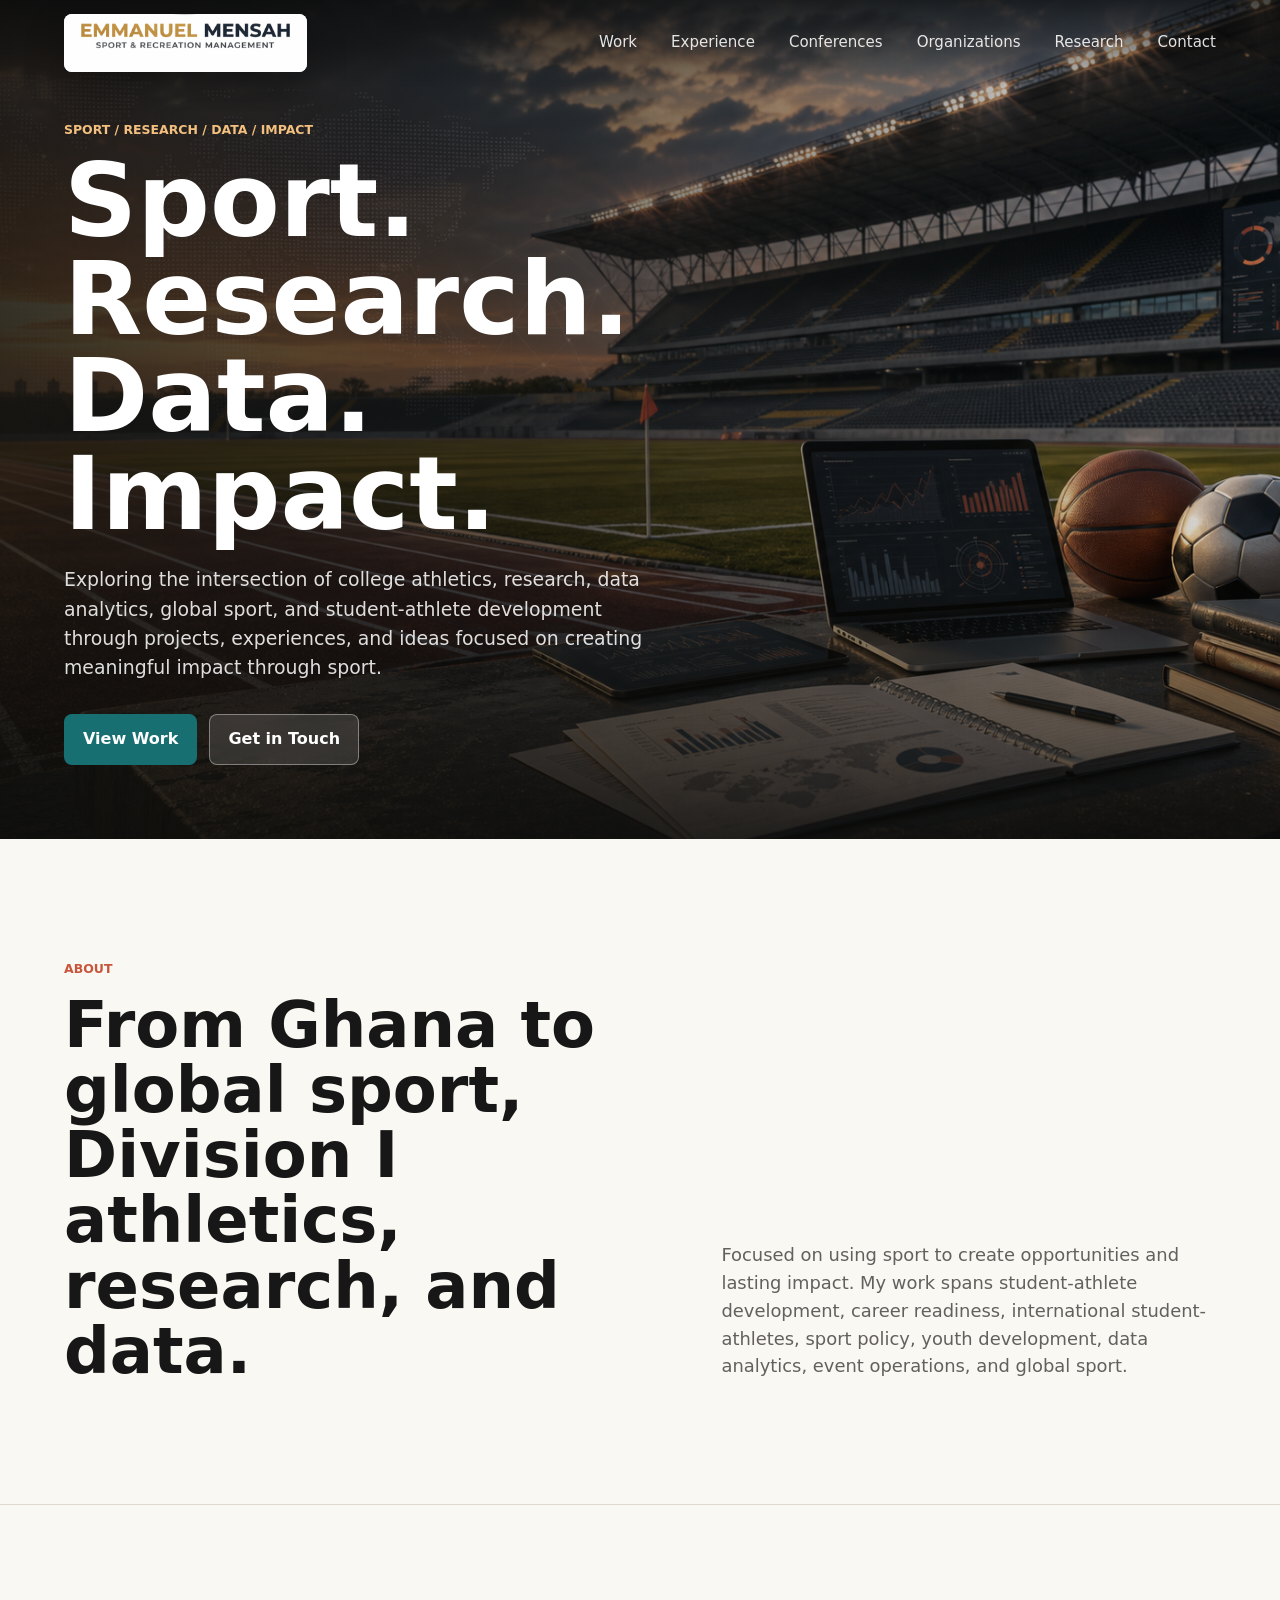
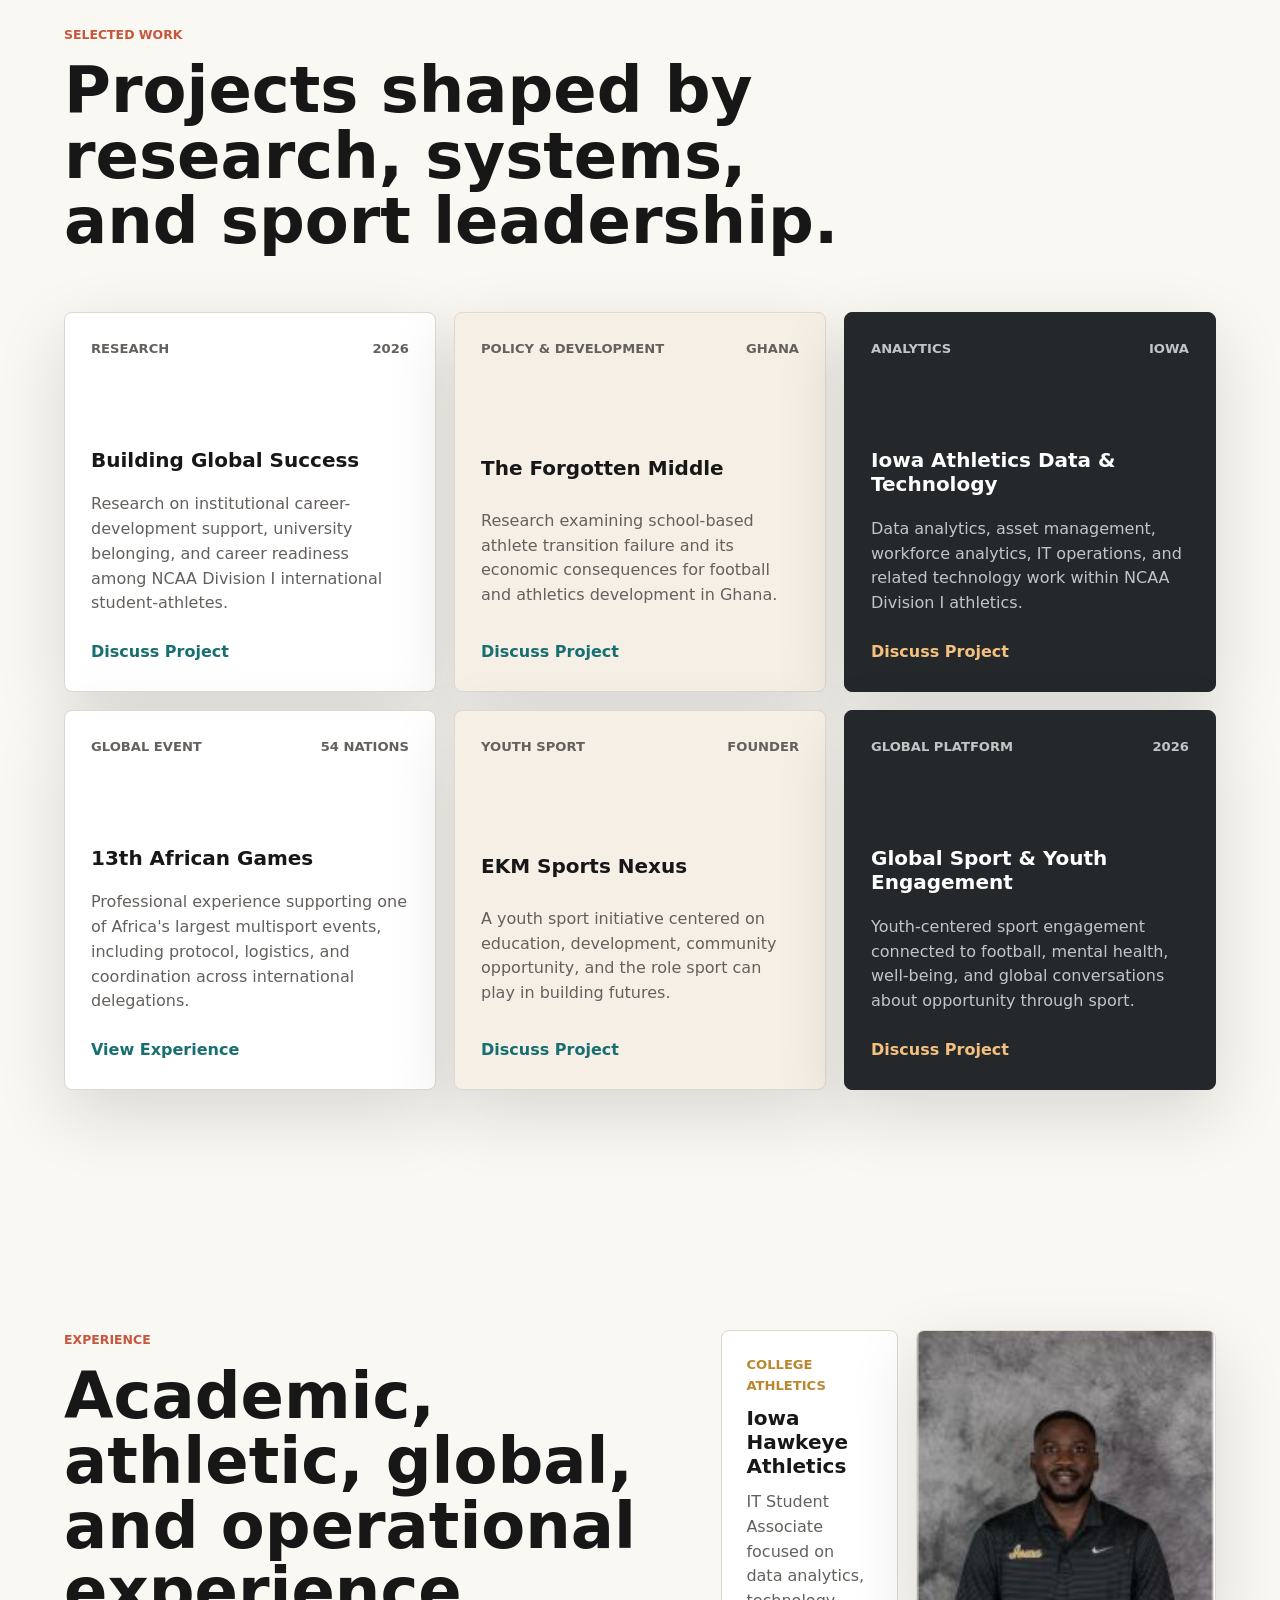
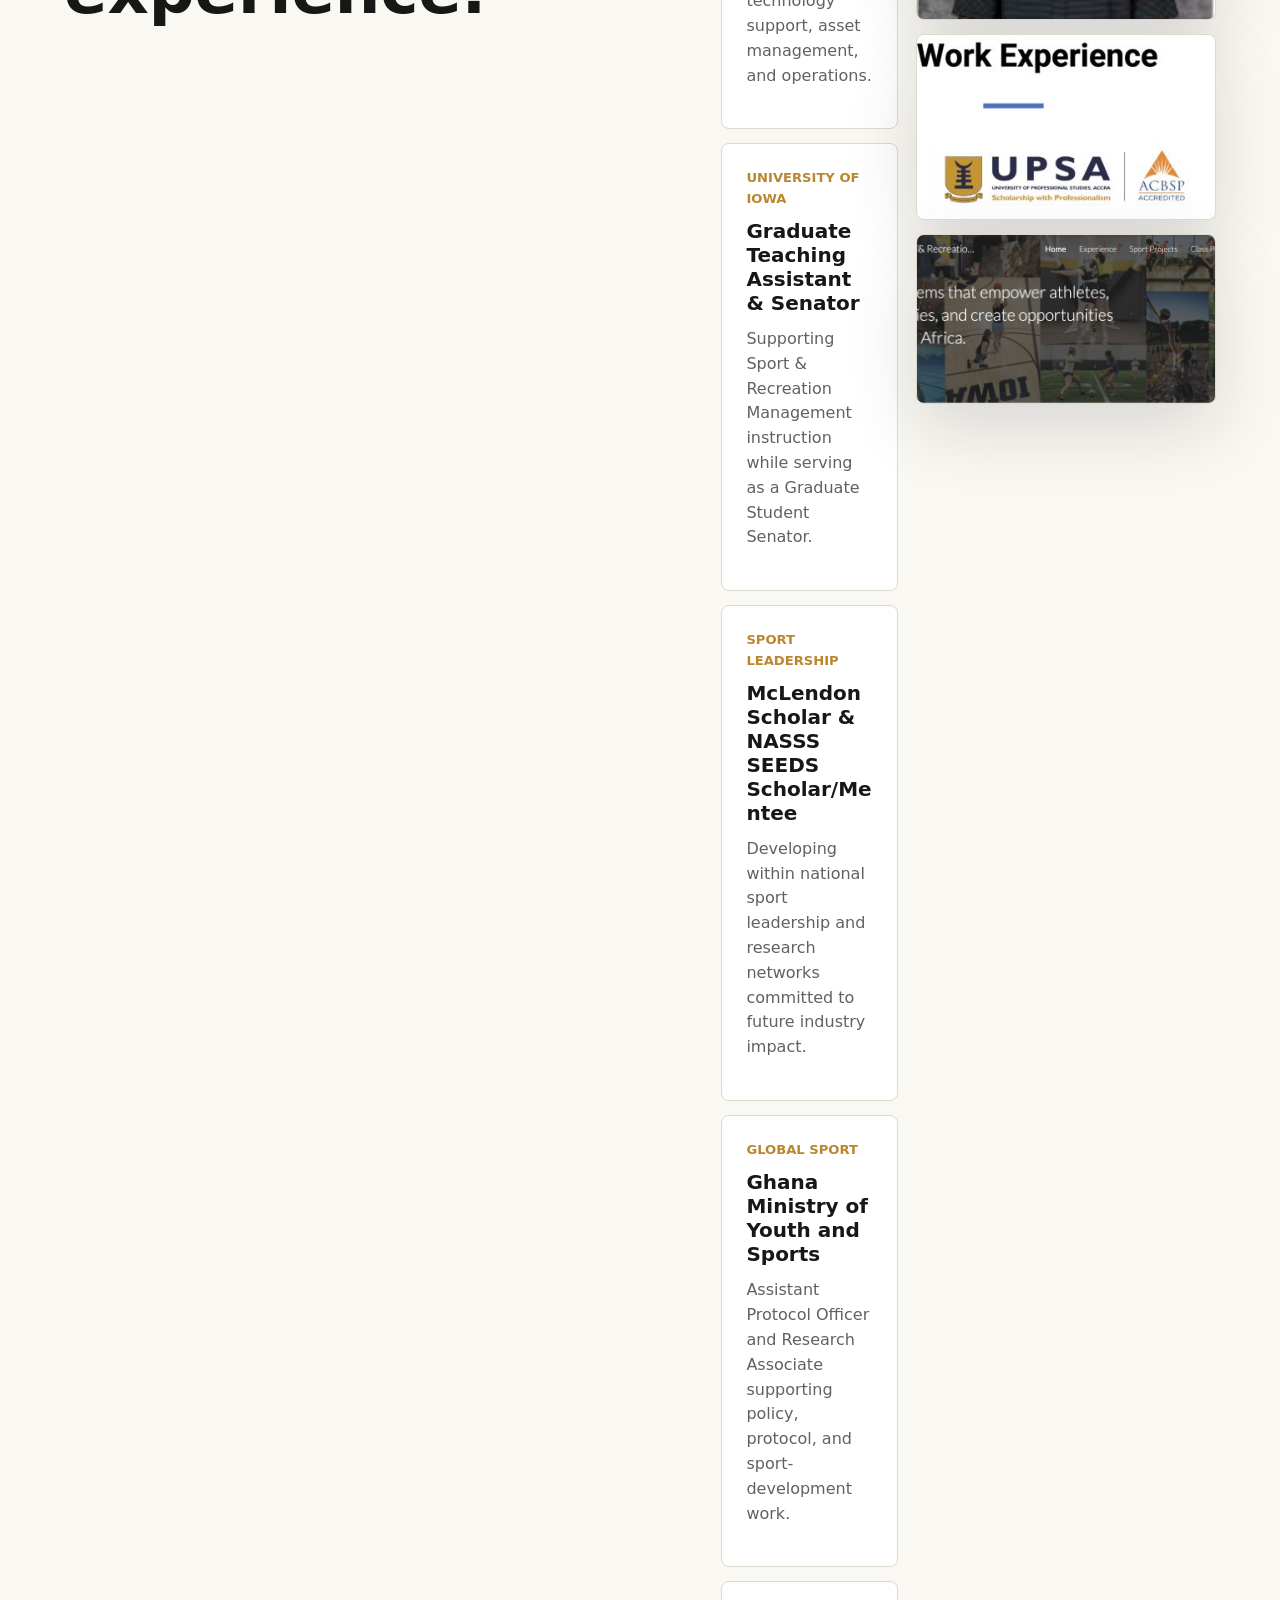
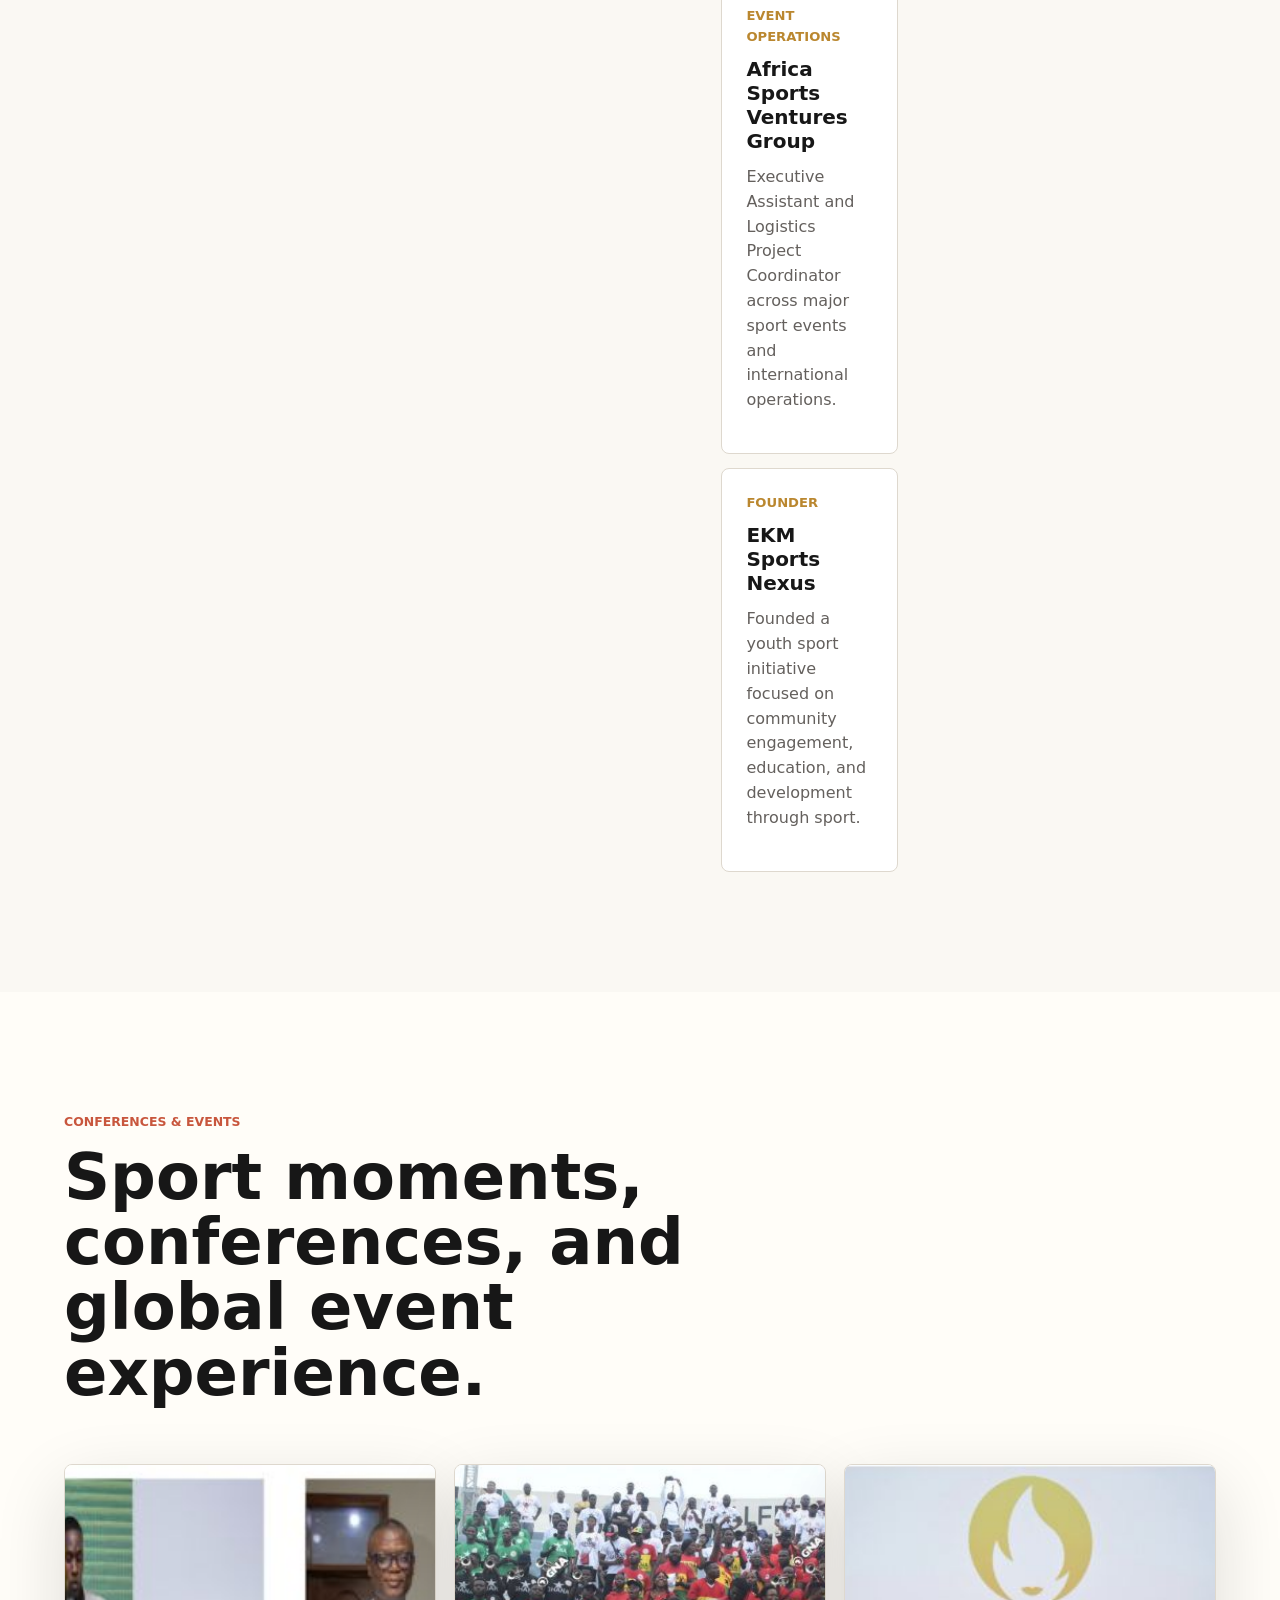
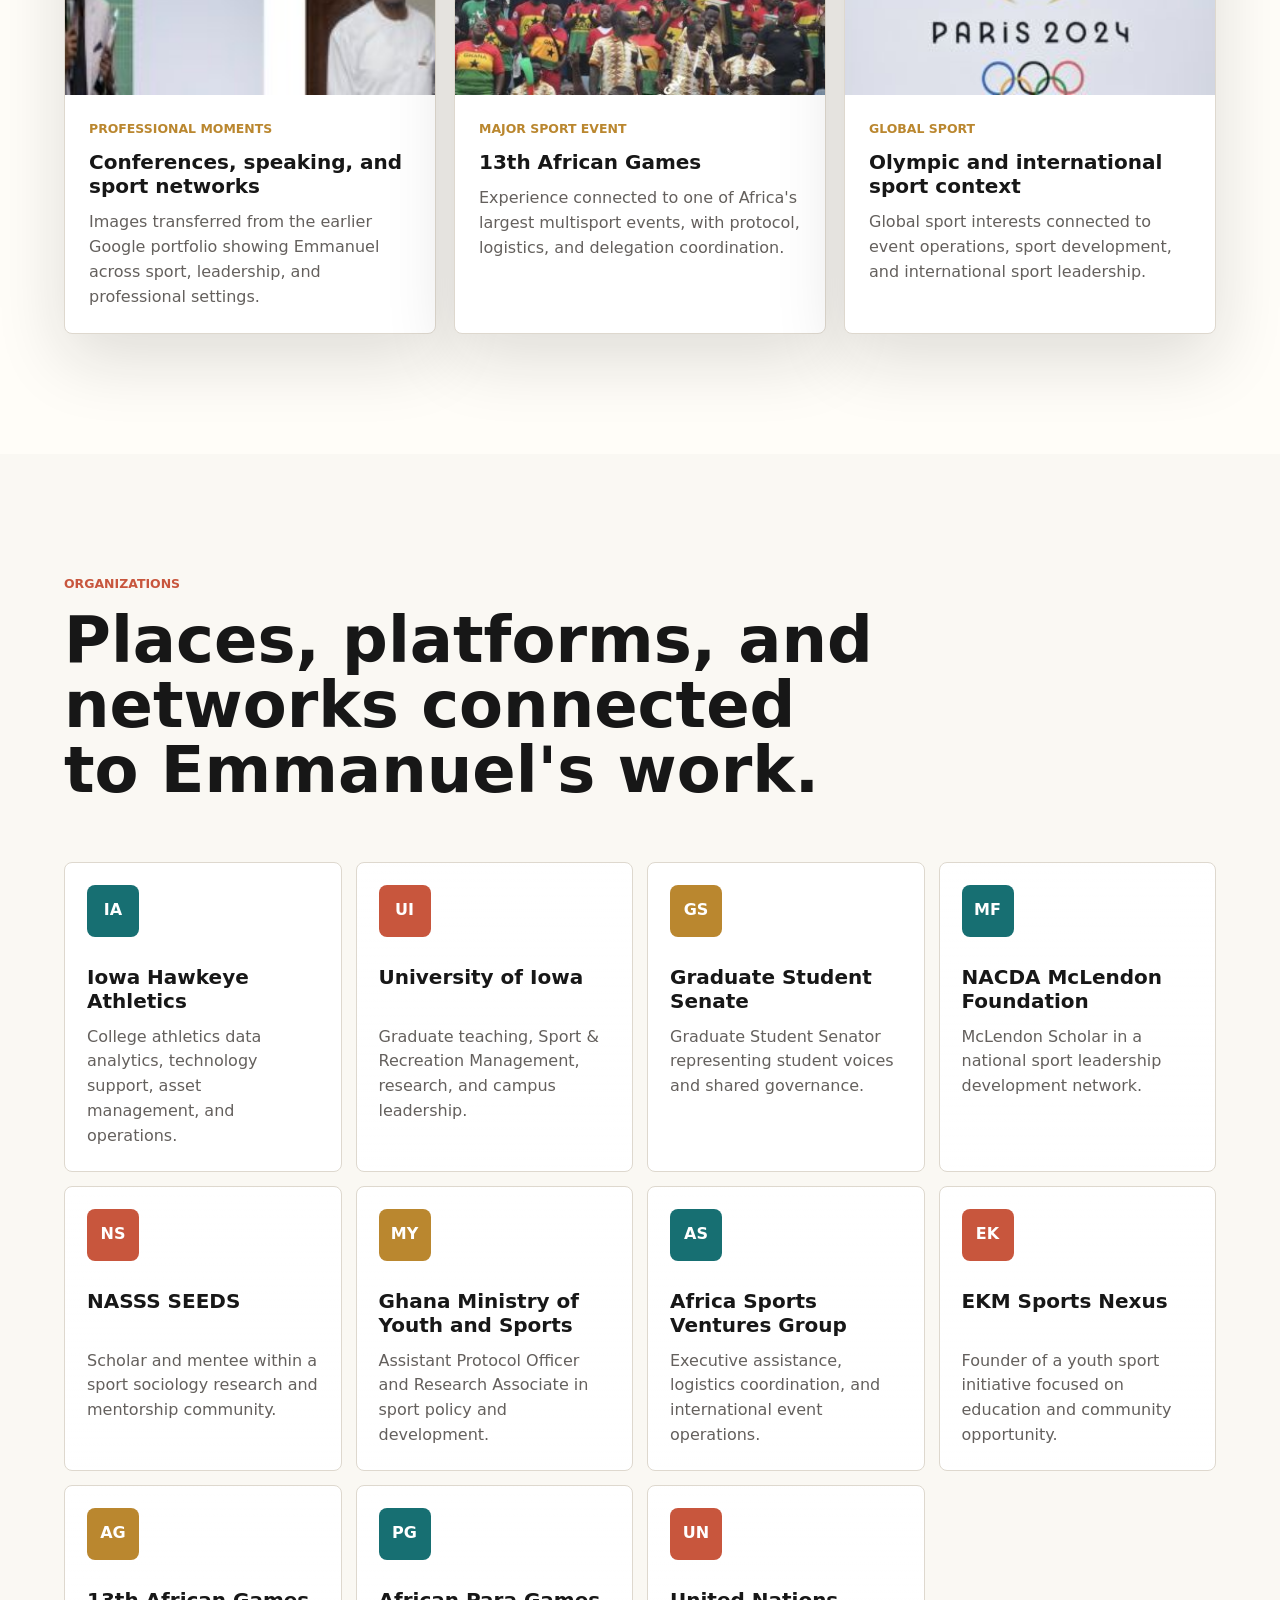
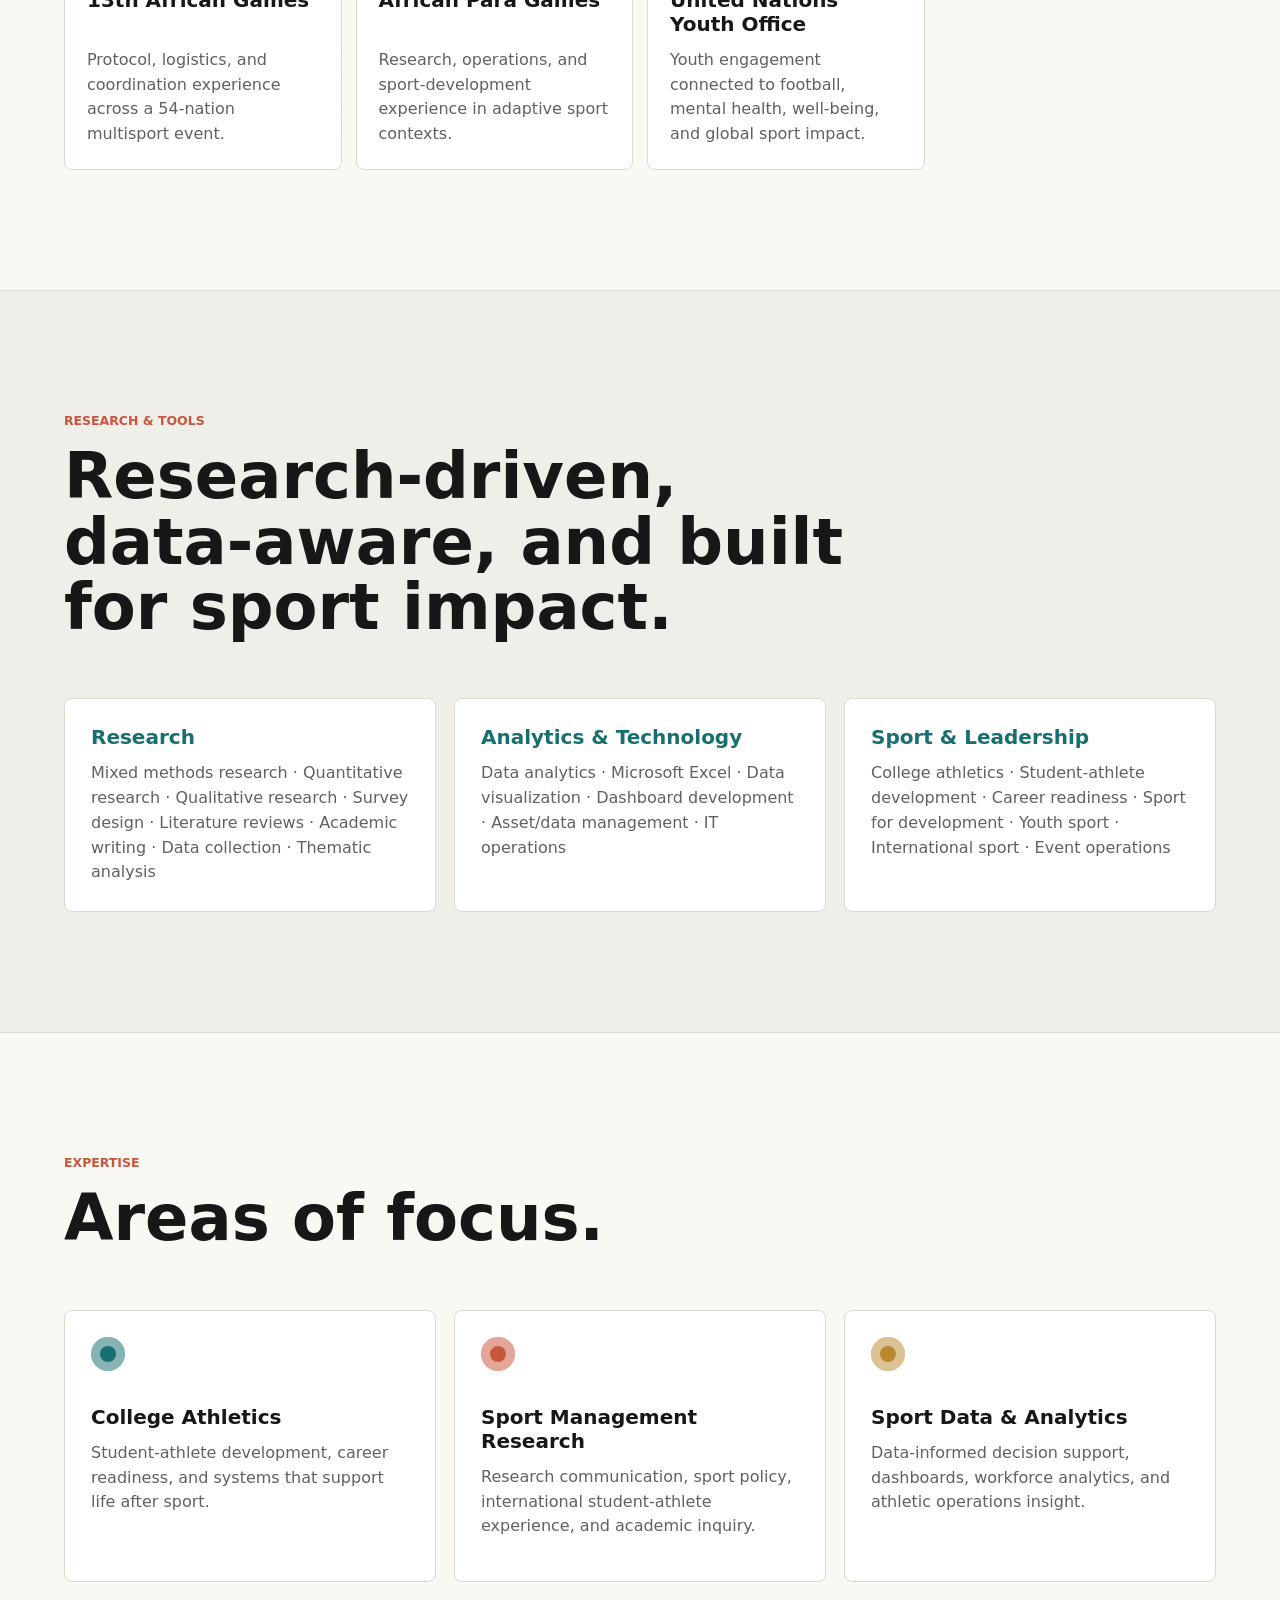
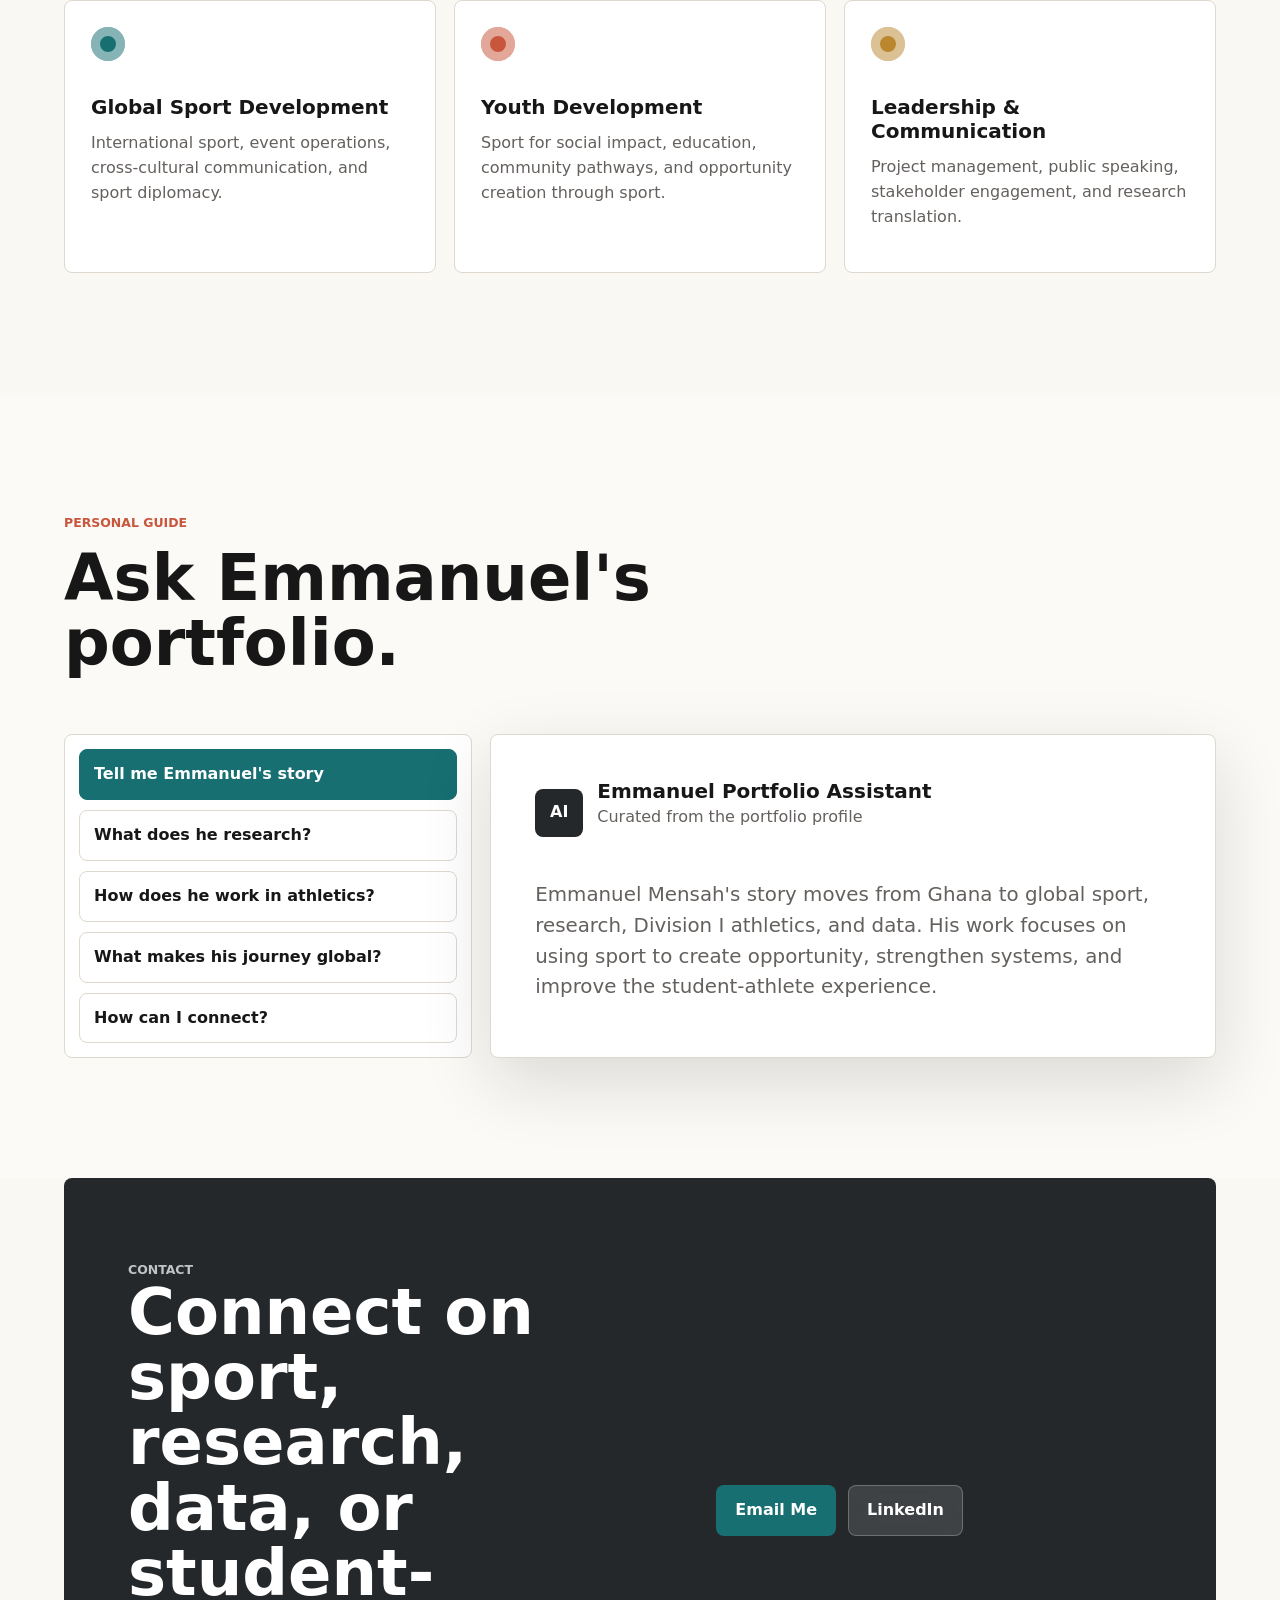
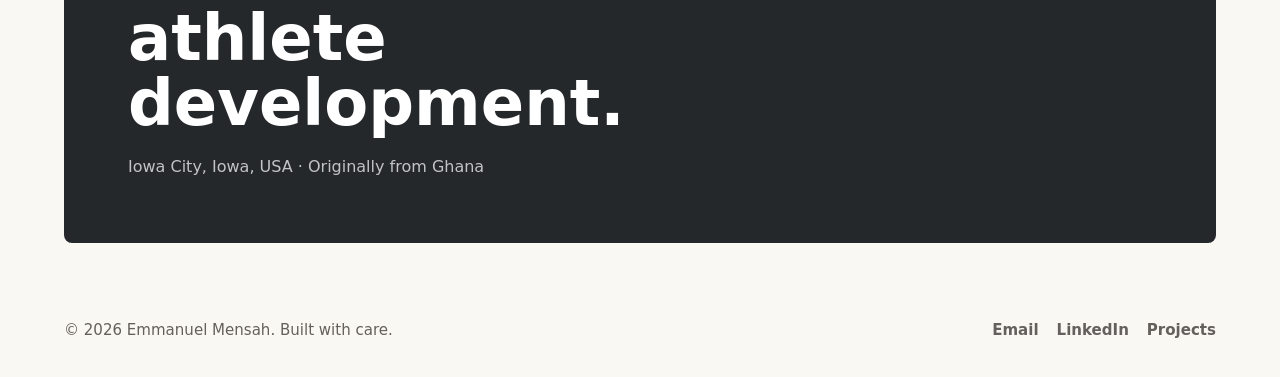
<file: external-portfolio-site/index.html>
<!doctype html>
<html lang="en">
  <head>
    <meta charset="utf-8">
    <meta name="viewport" content="width=device-width, initial-scale=1">
    <meta name="description" content="Personal portfolio for Emmanuel Mensah, a sport management scholar-practitioner focused on research, data, global sport, and student-athlete development.">
    <title>Emmanuel Mensah | Sport Management Portfolio</title>
    <link rel="preload" href="assets/hero-sport-management.png" as="image">
    <link rel="stylesheet" href="styles.css">
  </head>
  <body>
    <header class="site-header">
      <a class="brand" href="#top" aria-label="Emmanuel Mensah home">
        <img class="brand-logo" src="assets/emmanuel-mensah-header-logo.png" alt="">
      </a>
      <nav class="nav" aria-label="Primary navigation">
        <a href="#work">Work</a>
        <a href="#experience">Experience</a>
        <a href="#conferences">Conferences</a>
        <a href="#organizations">Organizations</a>
        <a href="#research">Research</a>
        <a href="#contact">Contact</a>
      </nav>
    </header>

    <main id="top">
      <section class="hero" aria-label="Portfolio introduction">
        <img class="hero-image" src="assets/hero-sport-management.png" alt="A stadium, track, field, and sport analytics environment.">
        <div class="hero-scrim"></div>
        <div class="hero-content">
          <p class="eyebrow">Sport / Research / Data / Impact</p>
          <h1>Sport. Research. Data. Impact.</h1>
          <p class="hero-copy">
            Exploring the intersection of college athletics, research, data analytics, global sport, and student-athlete development through projects, experiences, and ideas focused on creating meaningful impact through sport.
          </p>
          <div class="hero-actions" aria-label="Portfolio actions">
            <a class="button primary" href="#work">View Work</a>
            <a class="button secondary" href="mailto:emmanuel-mensah@uiowa.edu">Get in Touch</a>
          </div>
        </div>
      </section>

      <section class="section intro" aria-label="Profile summary">
        <div>
          <p class="section-kicker">About</p>
          <h2>From Ghana to global sport, Division I athletics, research, and data.</h2>
        </div>
        <p>
          Focused on using sport to create opportunities and lasting impact. My work spans
          student-athlete development, career readiness, international student-athletes, sport policy, youth
          development, data analytics, event operations, and global sport.
        </p>
      </section>

      <section class="section organizations" id="organizations" aria-labelledby="organizations-title">
        <div class="section-heading">
          <p class="section-kicker">Organizations</p>
          <h2 id="organizations-title">Places, platforms, and networks connected to Emmanuel's work.</h2>
        </div>
        <div class="logo-wall" aria-label="Organizations Emmanuel has worked with or been connected to">
          <article>
            <span>IA</span>
            <h3>Iowa Hawkeye Athletics</h3>
            <p>College athletics data analytics, technology support, asset management, and operations.</p>
          </article>
          <article>
            <span>UI</span>
            <h3>University of Iowa</h3>
            <p>Graduate teaching, Sport & Recreation Management, research, and campus leadership.</p>
          </article>
          <article>
            <span>GS</span>
            <h3>Graduate Student Senate</h3>
            <p>Graduate Student Senator representing student voices and shared governance.</p>
          </article>
          <article>
            <span>MF</span>
            <h3>NACDA McLendon Foundation</h3>
            <p>McLendon Scholar in a national sport leadership development network.</p>
          </article>
          <article>
            <span>NS</span>
            <h3>NASSS SEEDS</h3>
            <p>Scholar and mentee within a sport sociology research and mentorship community.</p>
          </article>
          <article>
            <span>MY</span>
            <h3>Ghana Ministry of Youth and Sports</h3>
            <p>Assistant Protocol Officer and Research Associate in sport policy and development.</p>
          </article>
          <article>
            <span>AS</span>
            <h3>Africa Sports Ventures Group</h3>
            <p>Executive assistance, logistics coordination, and international event operations.</p>
          </article>
          <article>
            <span>EK</span>
            <h3>EKM Sports Nexus</h3>
            <p>Founder of a youth sport initiative focused on education and community opportunity.</p>
          </article>
          <article>
            <span>AG</span>
            <h3>13th African Games</h3>
            <p>Protocol, logistics, and coordination experience across a 54-nation multisport event.</p>
          </article>
          <article>
            <span>PG</span>
            <h3>African Para Games</h3>
            <p>Research, operations, and sport-development experience in adaptive sport contexts.</p>
          </article>
          <article>
            <span>UN</span>
            <h3>United Nations Youth Office</h3>
            <p>Youth engagement connected to football, mental health, well-being, and global sport impact.</p>
          </article>
        </div>
      </section>

      <section class="section ask-section" id="ask" aria-labelledby="ask-title">
        <div class="section-heading">
          <p class="section-kicker">Personal Guide</p>
          <h2 id="ask-title">Ask Emmanuel's portfolio.</h2>
        </div>
        <div class="ask-layout">
          <div class="ask-panel" aria-label="Suggested questions">
            <button class="prompt-button active" type="button" data-answer="story">Tell me Emmanuel's story</button>
            <button class="prompt-button" type="button" data-answer="research">What does he research?</button>
            <button class="prompt-button" type="button" data-answer="athletics">How does he work in athletics?</button>
            <button class="prompt-button" type="button" data-answer="global">What makes his journey global?</button>
            <button class="prompt-button" type="button" data-answer="contact">How can I connect?</button>
          </div>
          <article class="chat-card" aria-live="polite">
            <div class="chat-header">
              <span class="chat-mark">AI</span>
              <div>
                <h3>Emmanuel Portfolio Assistant</h3>
                <p>Curated from the portfolio profile</p>
              </div>
            </div>
            <p id="chat-answer">
              Emmanuel Mensah's story moves from Ghana to global sport, research, Division I athletics, and data.
              His work focuses on using sport to create opportunity, strengthen systems, and improve the
              student-athlete experience.
            </p>
          </article>
        </div>
      </section>

      <section class="section" id="work" aria-labelledby="work-title">
        <div class="section-heading">
          <p class="section-kicker">Selected Work</p>
          <h2 id="work-title">Projects shaped by research, systems, and sport leadership.</h2>
        </div>

        <div class="project-grid">
          <article class="project-card">
            <div class="project-meta">
              <span>Research</span>
              <span>2026</span>
            </div>
            <h3>Building Global Success</h3>
            <p>
              Research on institutional career-development support, university belonging, and career readiness
              among NCAA Division I international student-athletes.
            </p>
            <a href="#contact" aria-label="Contact Emmanuel about Building Global Success">Discuss Project</a>
          </article>

          <article class="project-card accent">
            <div class="project-meta">
              <span>Policy & Development</span>
              <span>Ghana</span>
            </div>
            <h3>The Forgotten Middle</h3>
            <p>
              Research examining school-based athlete transition failure and its economic consequences for
              football and athletics development in Ghana.
            </p>
            <a href="#contact" aria-label="Contact Emmanuel about The Forgotten Middle">Discuss Project</a>
          </article>

          <article class="project-card dark">
            <div class="project-meta">
              <span>Analytics</span>
              <span>Iowa</span>
            </div>
            <h3>Iowa Athletics Data & Technology</h3>
            <p>
              Data analytics, asset management, workforce analytics, IT operations, and related technology work
              within NCAA Division I athletics.
            </p>
            <a href="#contact" aria-label="Contact Emmanuel about Iowa Athletics data and technology projects">Discuss Project</a>
          </article>

          <article class="project-card">
            <div class="project-meta">
              <span>Global Event</span>
              <span>54 Nations</span>
            </div>
            <h3>13th African Games</h3>
            <p>
              Professional experience supporting one of Africa's largest multisport events, including protocol,
              logistics, and coordination across international delegations.
            </p>
            <a href="#experience" aria-label="View Emmanuel's event operations experience">View Experience</a>
          </article>

          <article class="project-card accent">
            <div class="project-meta">
              <span>Youth Sport</span>
              <span>Founder</span>
            </div>
            <h3>EKM Sports Nexus</h3>
            <p>
              A youth sport initiative centered on education, development, community opportunity, and the role
              sport can play in building futures.
            </p>
            <a href="#contact" aria-label="Contact Emmanuel about EKM Sports Nexus">Discuss Project</a>
          </article>

          <article class="project-card dark">
            <div class="project-meta">
              <span>Global Platform</span>
              <span>2026</span>
            </div>
            <h3>Global Sport & Youth Engagement</h3>
            <p>
              Youth-centered sport engagement connected to football, mental health, well-being, and global
              conversations about opportunity through sport.
            </p>
            <a href="#contact" aria-label="Contact Emmanuel about global sport and youth engagement">Discuss Project</a>
          </article>
        </div>
      </section>

      <section class="section conferences" id="conferences" aria-labelledby="conferences-title">
        <div class="section-heading">
          <p class="section-kicker">Conferences & Events</p>
          <h2 id="conferences-title">Sport moments, conferences, and global event experience.</h2>
        </div>
        <div class="conference-grid">
          <article>
            <img src="assets/old-site-preview-photo-row.png" alt="Conference and sport leadership photos from Emmanuel Mensah's older portfolio.">
            <div>
              <span>Professional Moments</span>
              <h3>Conferences, speaking, and sport networks</h3>
              <p>Images transferred from the earlier Google portfolio showing Emmanuel across sport, leadership, and professional settings.</p>
            </div>
          </article>
          <article>
            <img src="assets/project-african-games-crowd.png" alt="Crowd at African Games event with Ghana supporters.">
            <div>
              <span>Major Sport Event</span>
              <h3>13th African Games</h3>
              <p>Experience connected to one of Africa's largest multisport events, with protocol, logistics, and delegation coordination.</p>
            </div>
          </article>
          <article>
            <img src="assets/conference-paris-2024.png" alt="Paris 2024 Olympic visual from Emmanuel Mensah's work experience section.">
            <div>
              <span>Global Sport</span>
              <h3>Olympic and international sport context</h3>
              <p>Global sport interests connected to event operations, sport development, and international sport leadership.</p>
            </div>
          </article>
        </div>
      </section>

      <section class="section split" id="experience" aria-labelledby="experience-title">
        <div class="section-heading">
          <p class="section-kicker">Experience</p>
          <h2 id="experience-title">Academic, athletic, global, and operational experience.</h2>
        </div>
        <div class="experience-layout">
          <div class="timeline" aria-label="Experience timeline">
            <article>
              <span>College Athletics</span>
              <h3>Iowa Hawkeye Athletics</h3>
              <p>IT Student Associate focused on data analytics, technology support, asset management, and operations.</p>
            </article>
            <article>
              <span>University of Iowa</span>
              <h3>Graduate Teaching Assistant & Senator</h3>
              <p>Supporting Sport & Recreation Management instruction while serving as a Graduate Student Senator.</p>
            </article>
            <article>
              <span>Sport Leadership</span>
              <h3>McLendon Scholar & NASSS SEEDS Scholar/Mentee</h3>
              <p>Developing within national sport leadership and research networks committed to future industry impact.</p>
            </article>
            <article>
              <span>Global Sport</span>
              <h3>Ghana Ministry of Youth and Sports</h3>
              <p>Assistant Protocol Officer and Research Associate supporting policy, protocol, and sport-development work.</p>
            </article>
            <article>
              <span>Event Operations</span>
              <h3>Africa Sports Ventures Group</h3>
              <p>Executive Assistant and Logistics Project Coordinator across major sport events and international operations.</p>
            </article>
            <article>
              <span>Founder</span>
              <h3>EKM Sports Nexus</h3>
              <p>Founded a youth sport initiative focused on community engagement, education, and development through sport.</p>
            </article>
          </div>
          <aside class="work-photos" aria-label="Transferred work photos">
            <img src="assets/old-site-iowa-portrait.png" alt="Emmanuel Mensah in Iowa Athletics apparel.">
            <img src="assets/work-upsa-experience.png" alt="UPSA experience graphic from Emmanuel Mensah's older portfolio.">
            <img src="assets/old-site-preview-hero-collage.png" alt="Sport training and athlete development collage.">
          </aside>
        </div>
      </section>

      <section class="section research-band" id="research" aria-labelledby="research-title">
        <div class="section-heading">
          <p class="section-kicker">Research & Tools</p>
          <h2 id="research-title">Research-driven, data-aware, and built for sport impact.</h2>
        </div>
        <div class="tag-groups">
          <article>
            <h3>Research</h3>
            <p>Mixed methods research · Quantitative research · Qualitative research · Survey design · Literature reviews · Academic writing · Data collection · Thematic analysis</p>
          </article>
          <article>
            <h3>Analytics & Technology</h3>
            <p>Data analytics · Microsoft Excel · Data visualization · Dashboard development · Asset/data management · IT operations</p>
          </article>
          <article>
            <h3>Sport & Leadership</h3>
            <p>College athletics · Student-athlete development · Career readiness · Sport for development · Youth sport · International sport · Event operations</p>
          </article>
        </div>
      </section>

      <section class="section" id="services" aria-labelledby="services-title">
        <div class="section-heading">
          <p class="section-kicker">Expertise</p>
          <h2 id="services-title">Areas of focus.</h2>
        </div>
        <div class="focus-list">
          <article>
            <span class="icon-dot"></span>
            <h3>College Athletics</h3>
            <p>Student-athlete development, career readiness, and systems that support life after sport.</p>
          </article>
          <article>
            <span class="icon-dot coral"></span>
            <h3>Sport Management Research</h3>
            <p>Research communication, sport policy, international student-athlete experience, and academic inquiry.</p>
          </article>
          <article>
            <span class="icon-dot gold"></span>
            <h3>Sport Data & Analytics</h3>
            <p>Data-informed decision support, dashboards, workforce analytics, and athletic operations insight.</p>
          </article>
          <article>
            <span class="icon-dot"></span>
            <h3>Global Sport Development</h3>
            <p>International sport, event operations, cross-cultural communication, and sport diplomacy.</p>
          </article>
          <article>
            <span class="icon-dot coral"></span>
            <h3>Youth Development</h3>
            <p>Sport for social impact, education, community pathways, and opportunity creation through sport.</p>
          </article>
          <article>
            <span class="icon-dot gold"></span>
            <h3>Leadership & Communication</h3>
            <p>Project management, public speaking, stakeholder engagement, and research translation.</p>
          </article>
        </div>
      </section>

      <section class="contact" id="contact" aria-labelledby="contact-title">
        <div>
          <p class="section-kicker">Contact</p>
          <h2 id="contact-title">Connect on sport, research, data, or student-athlete development.</h2>
          <p>Iowa City, Iowa, USA · Originally from Ghana</p>
        </div>
        <div class="contact-actions">
          <a class="button primary" href="mailto:emmanuel-mensah@uiowa.edu">Email Me</a>
          <a class="button secondary" href="https://www.linkedin.com/in/emmanuel-kofimensah">LinkedIn</a>
        </div>
      </section>
    </main>

    <footer class="footer">
      <p>&copy; 2026 Emmanuel Mensah. Built with care.</p>
      <div>
        <a href="mailto:emmanuel-mensah@uiowa.edu">Email</a>
        <a href="https://www.linkedin.com/in/emmanuel-kofimensah">LinkedIn</a>
        <a href="#work">Projects</a>
      </div>
    </footer>
    <script src="script.js"></script>
  </body>
</html>
</file>
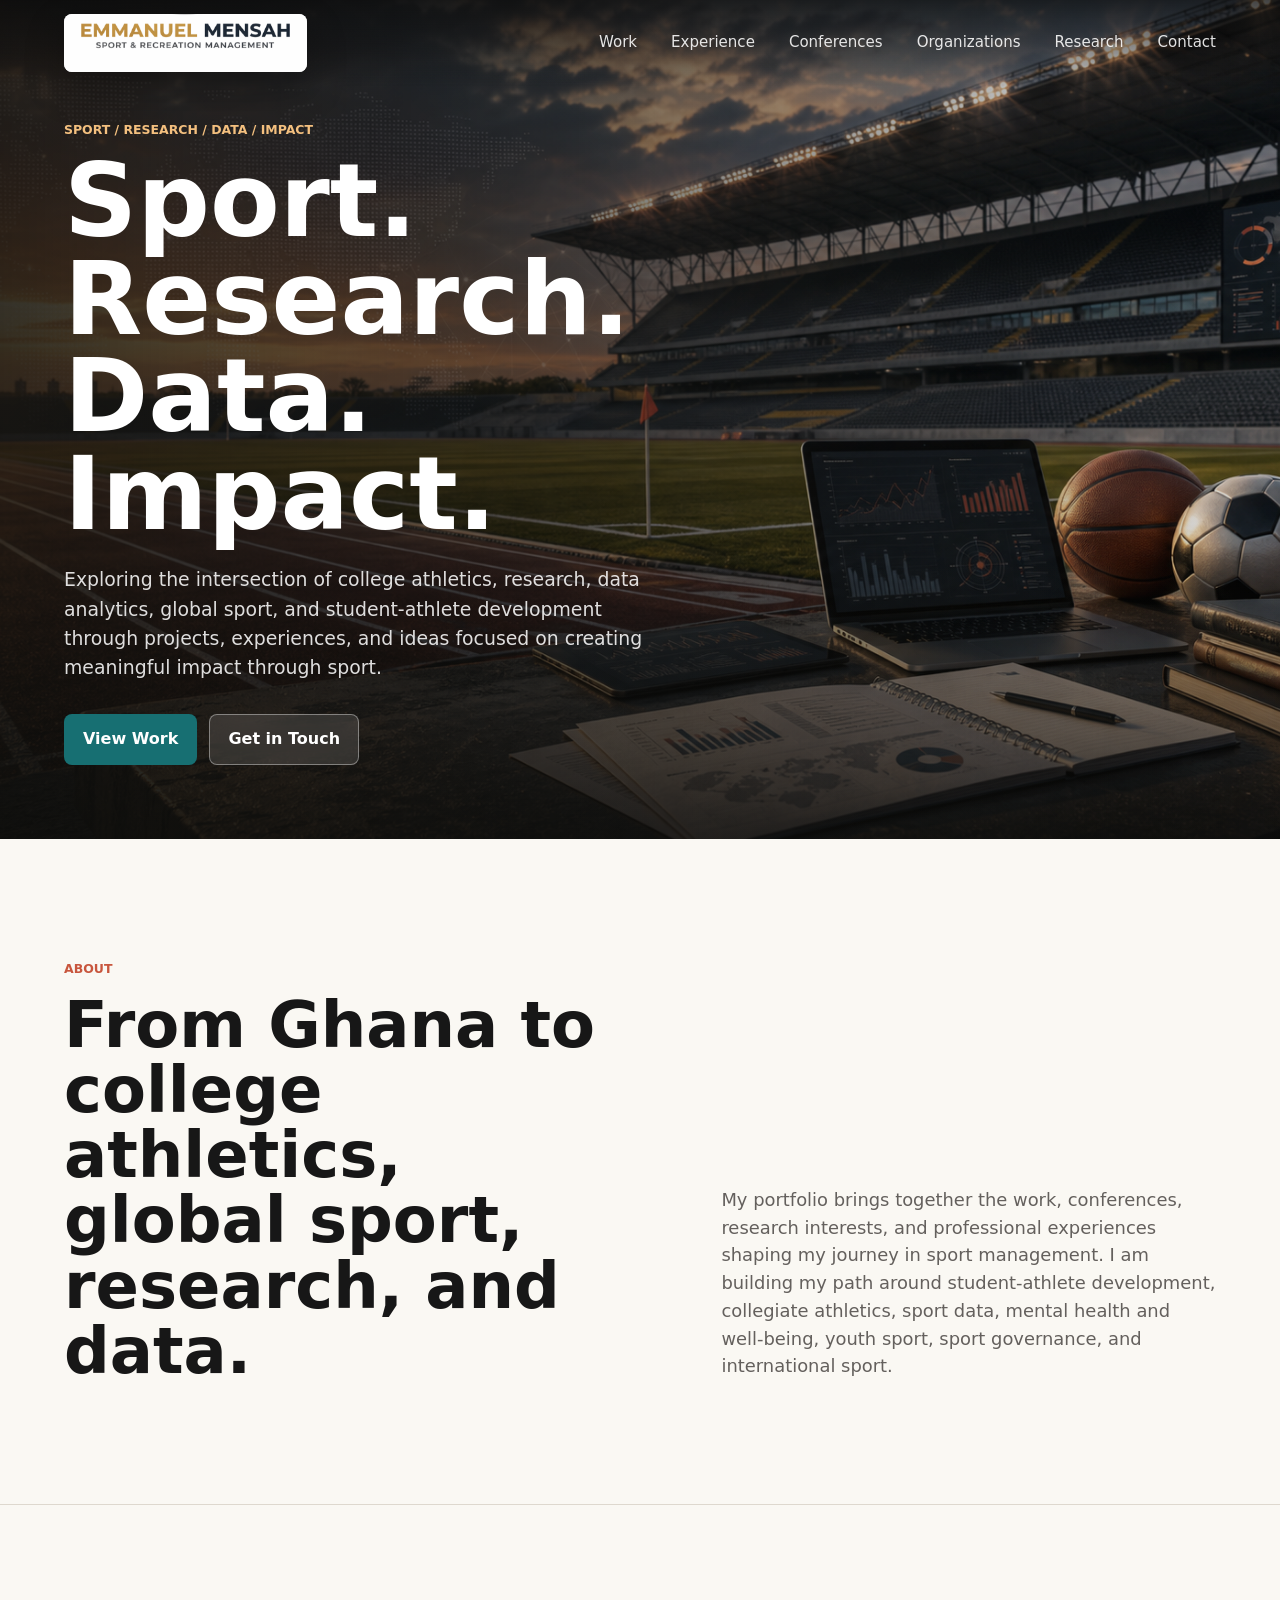
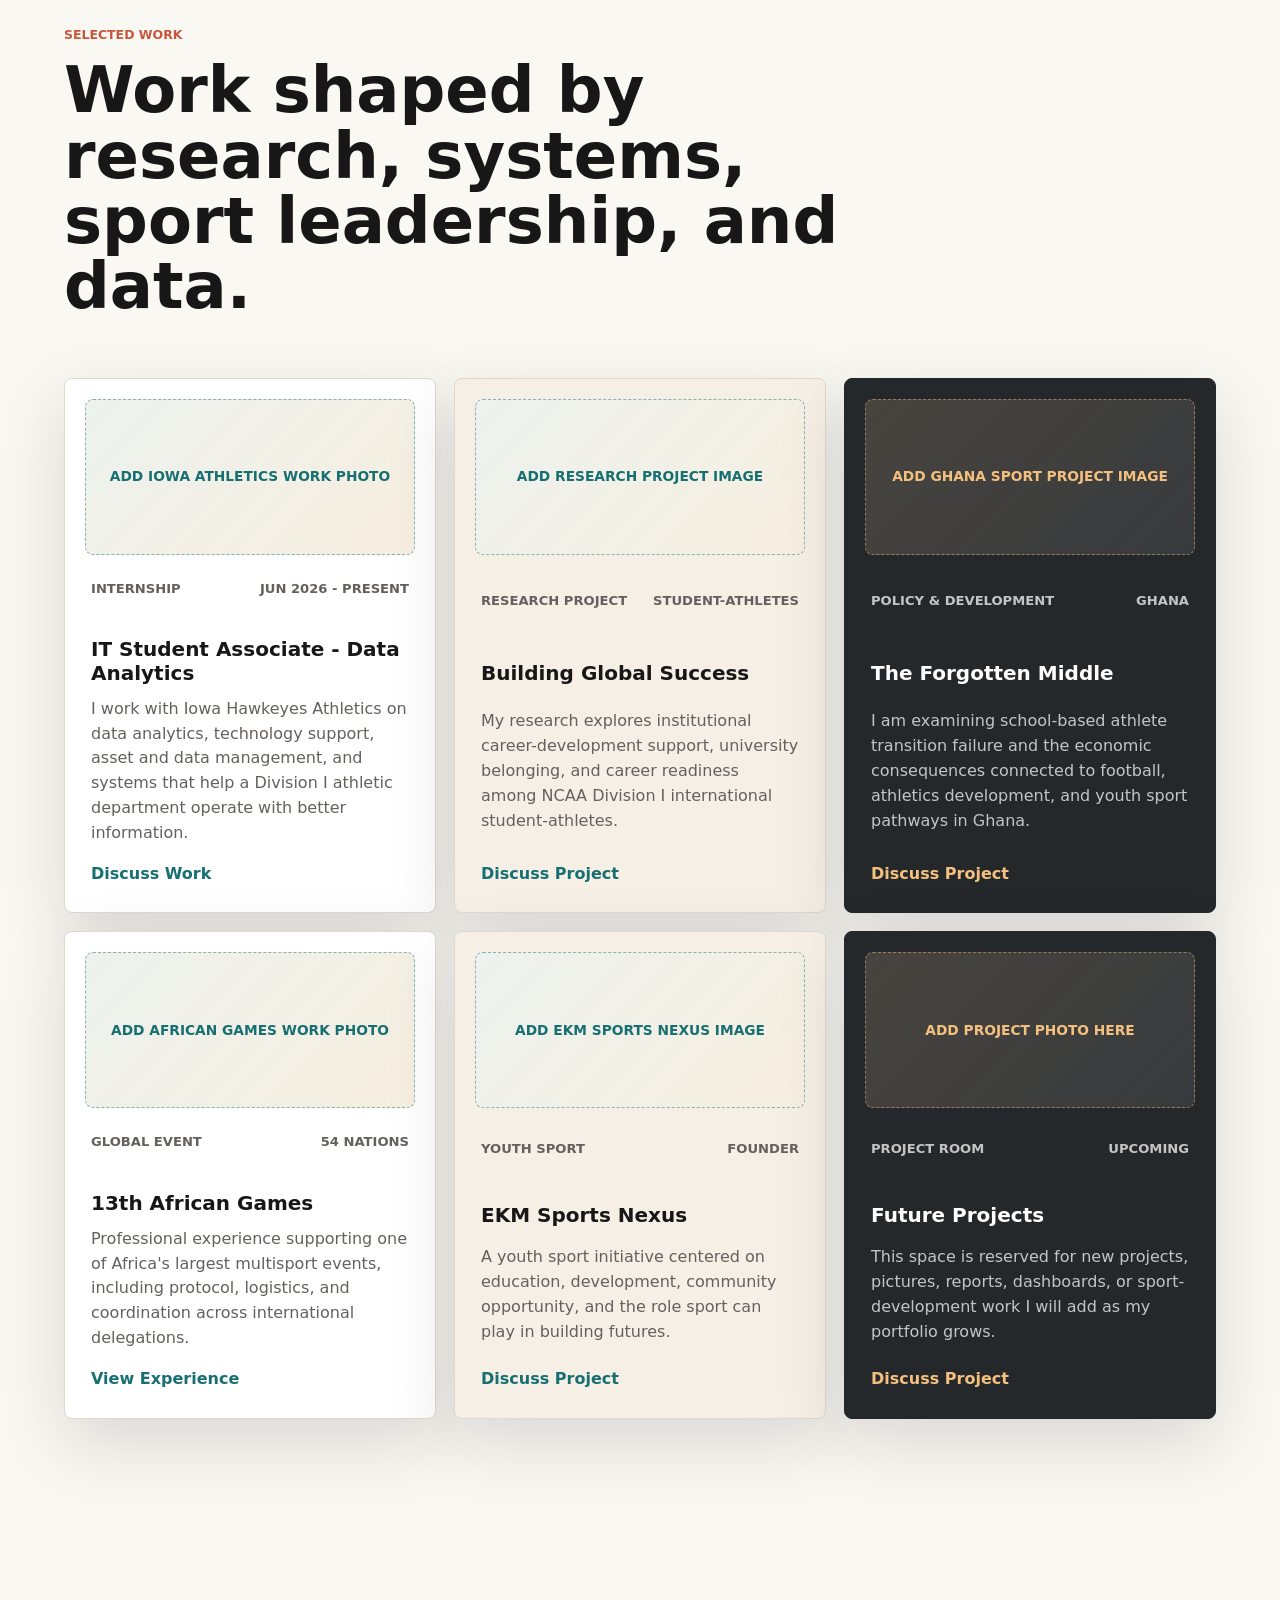
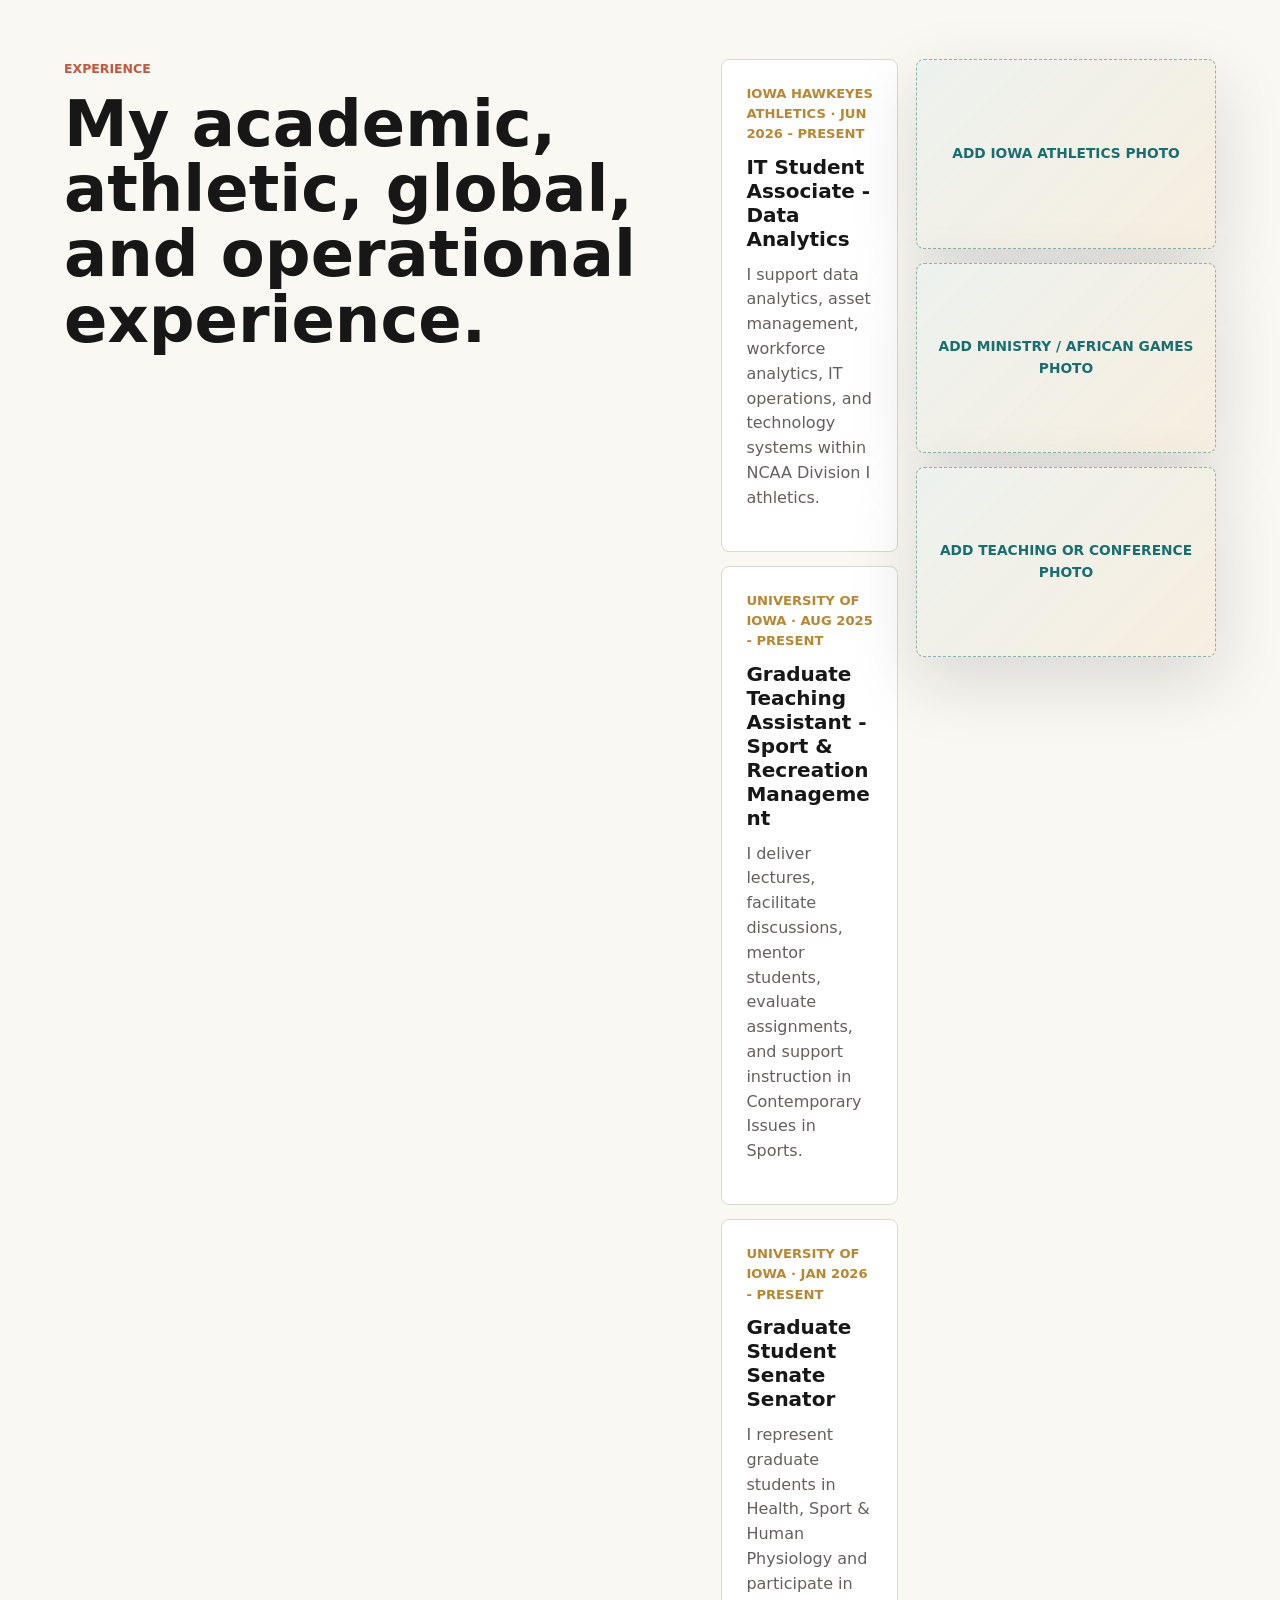
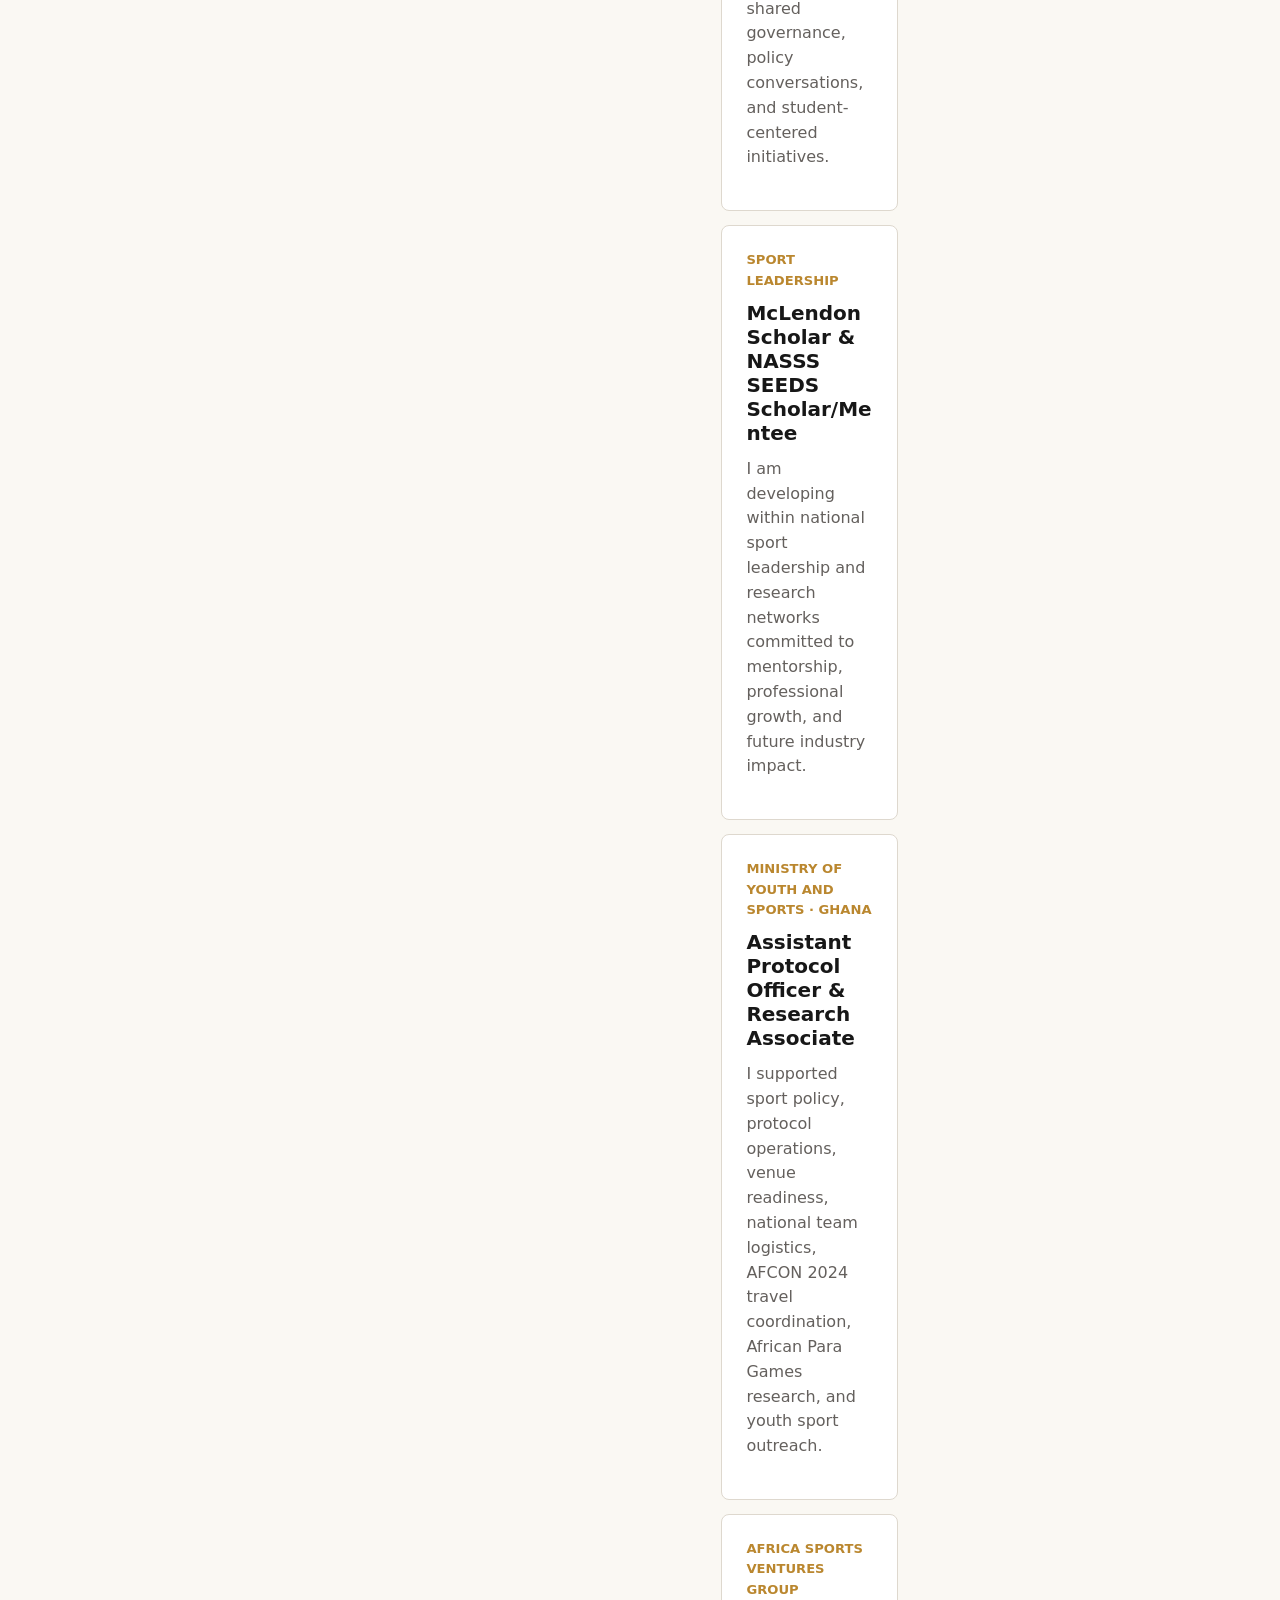
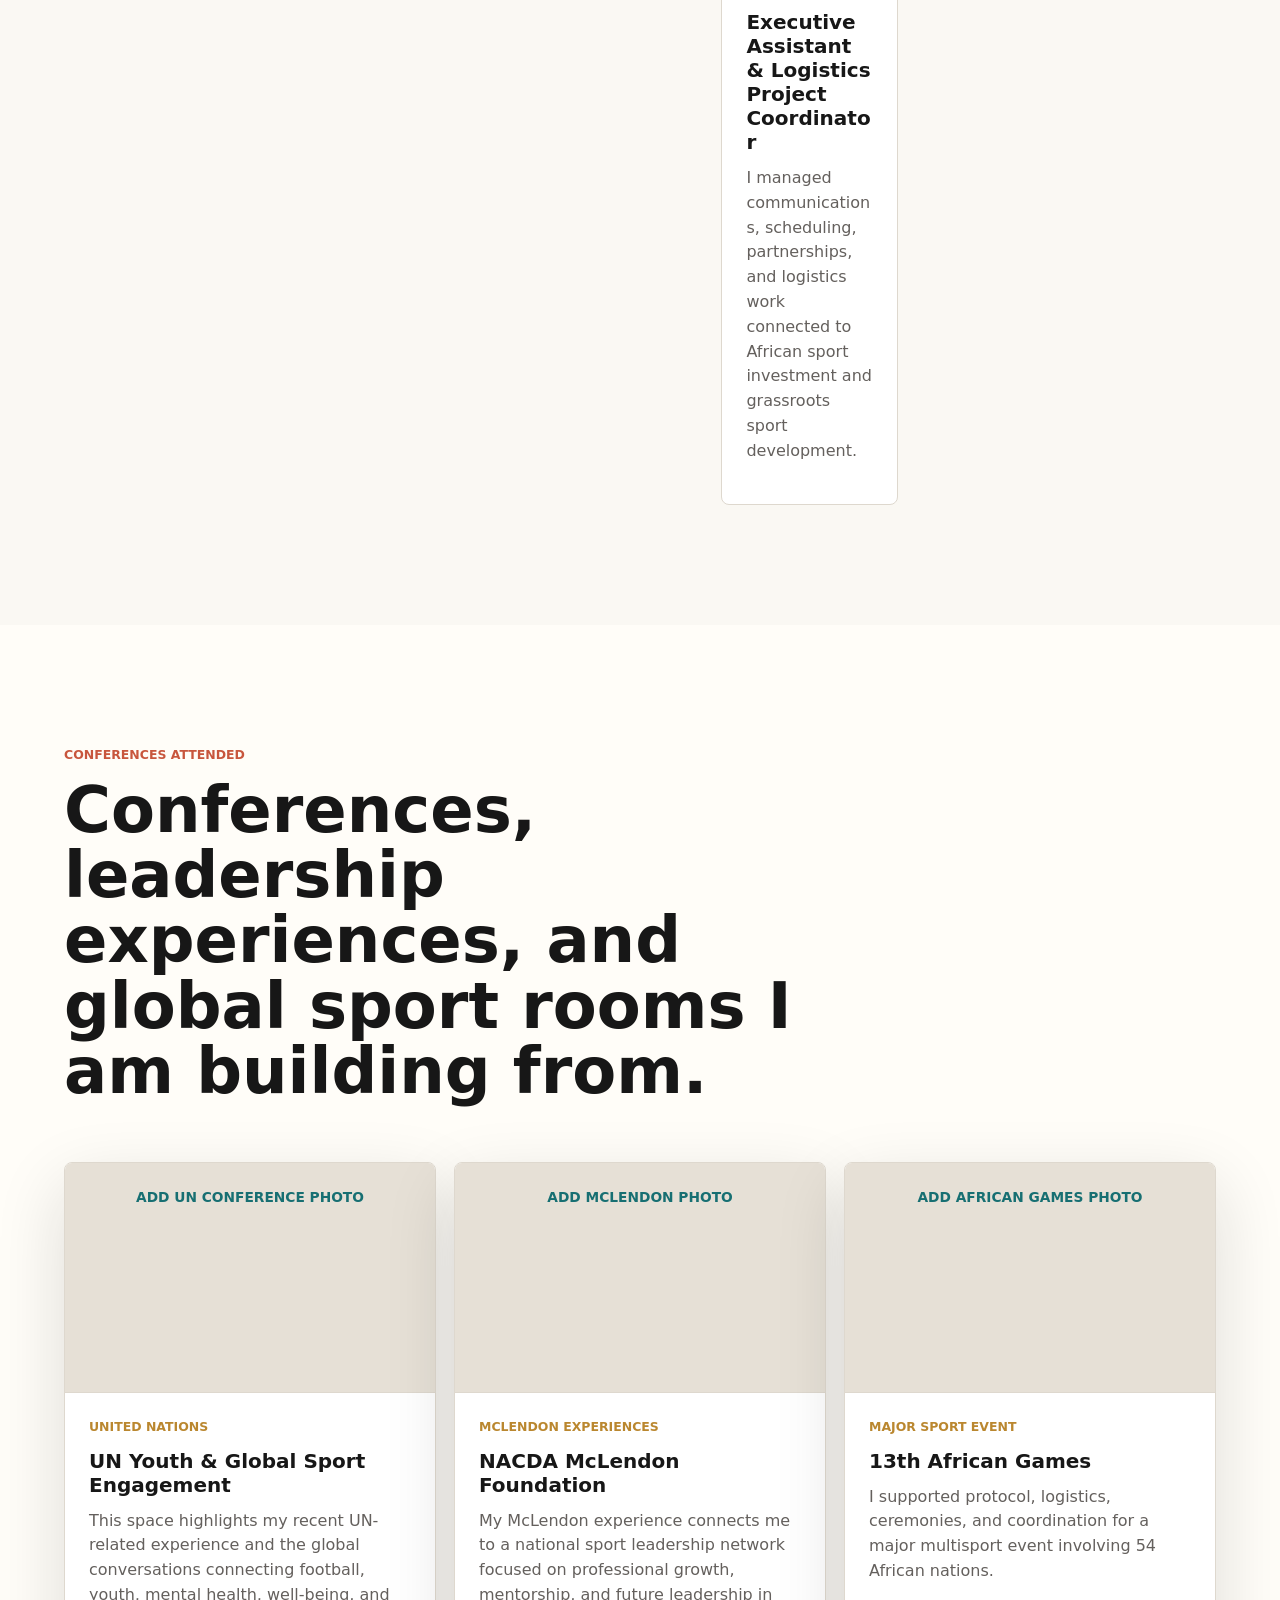
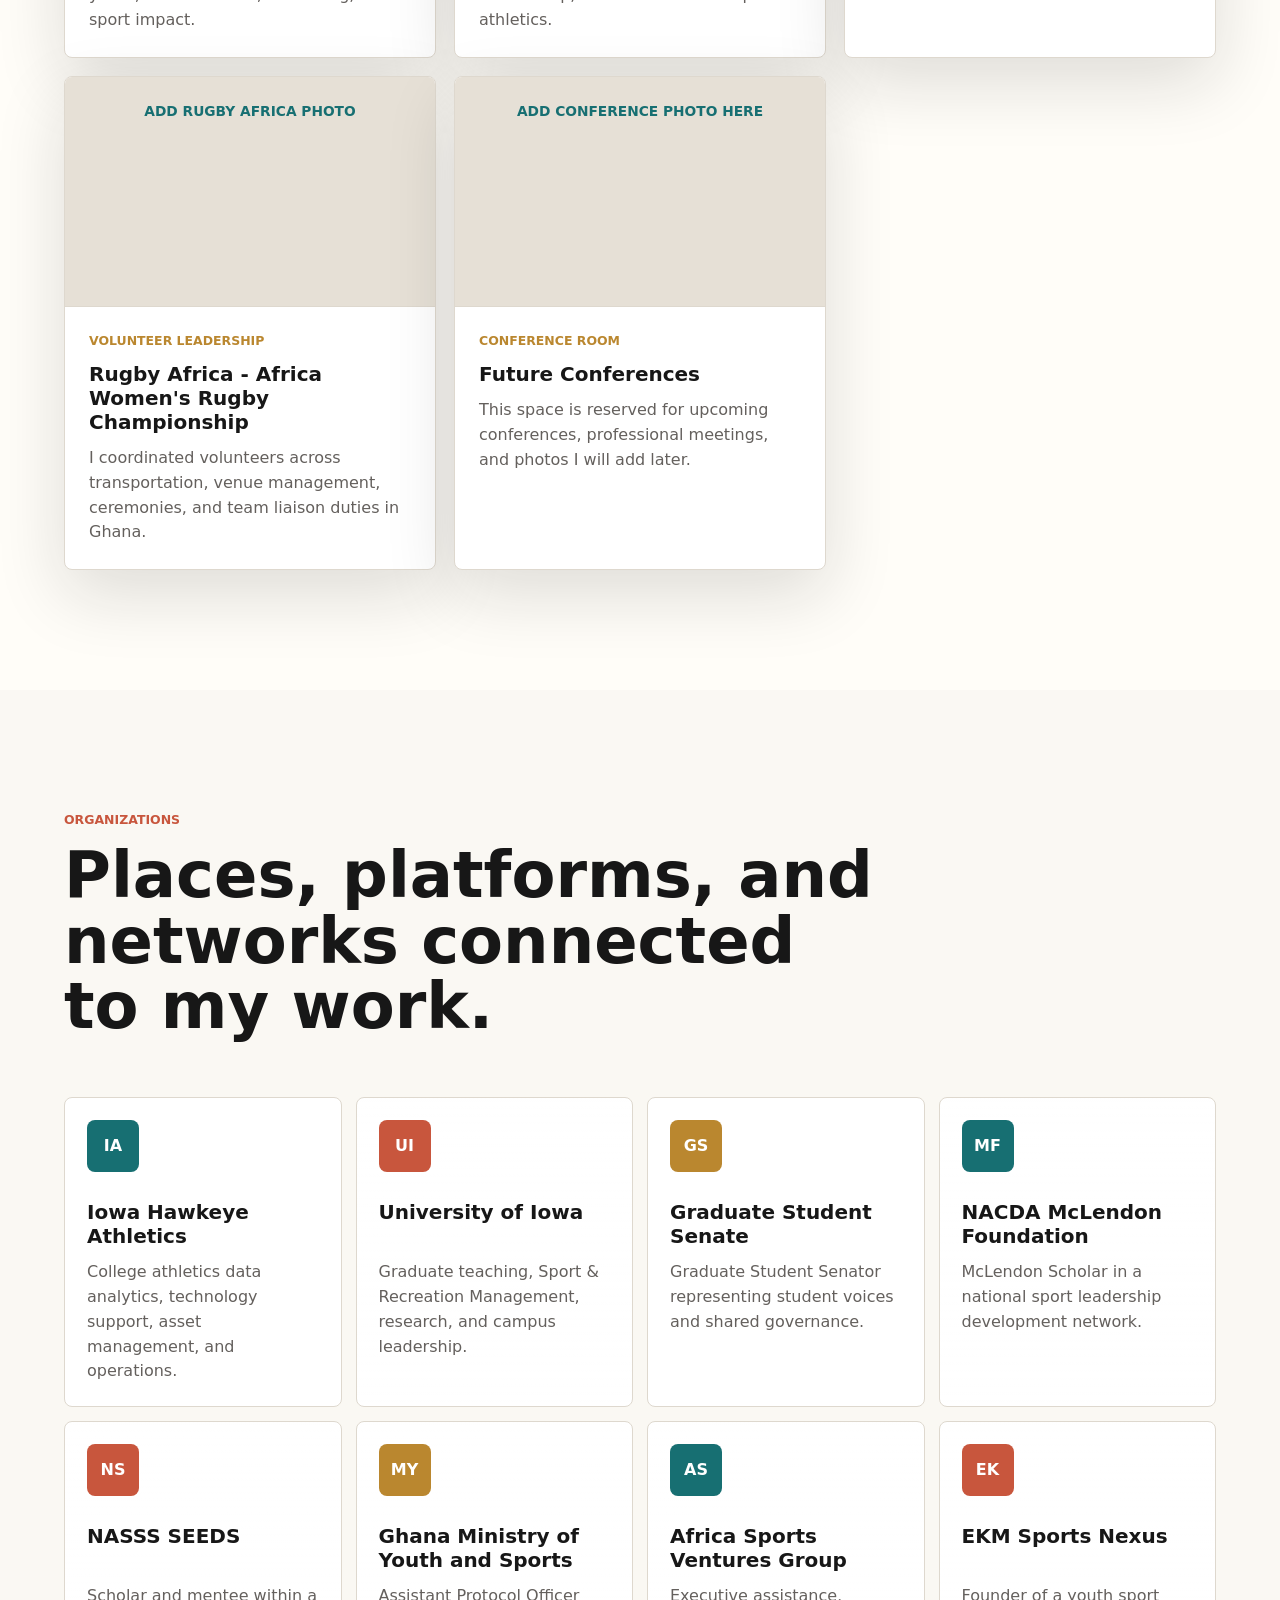
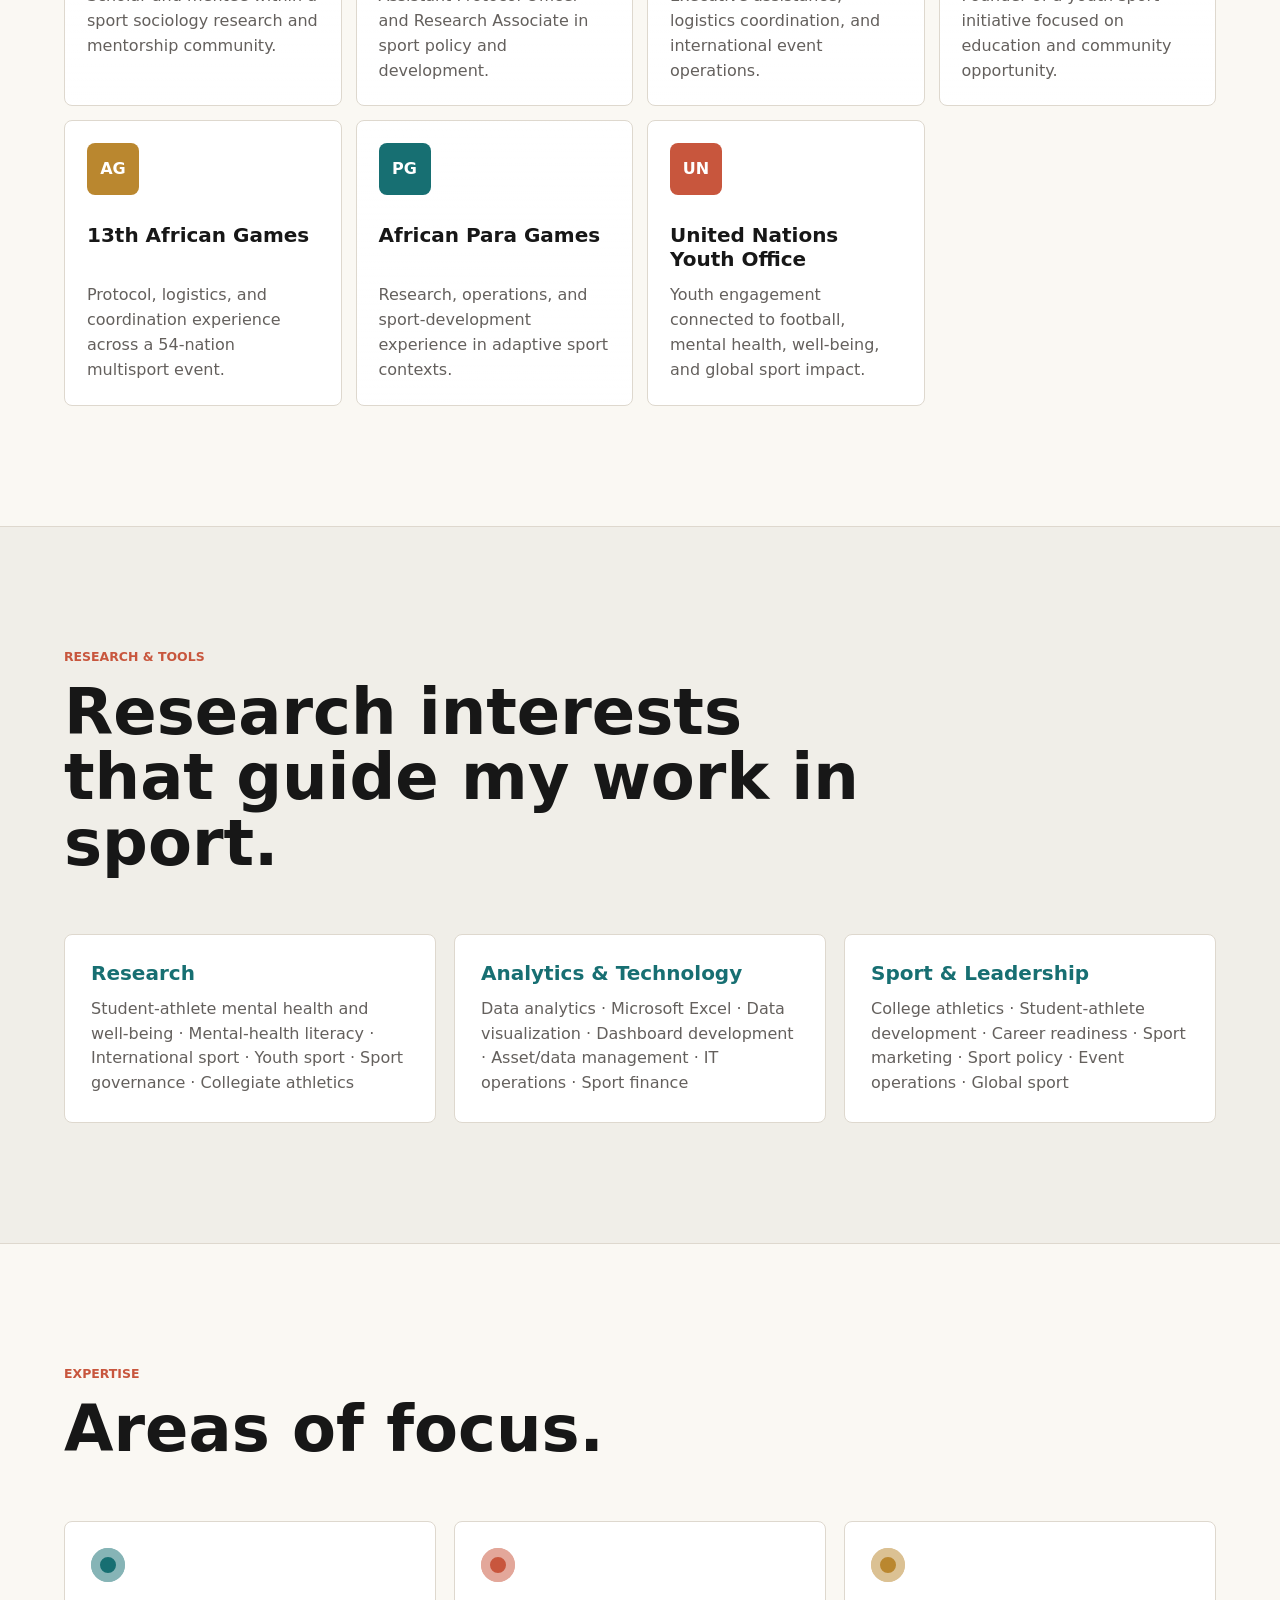
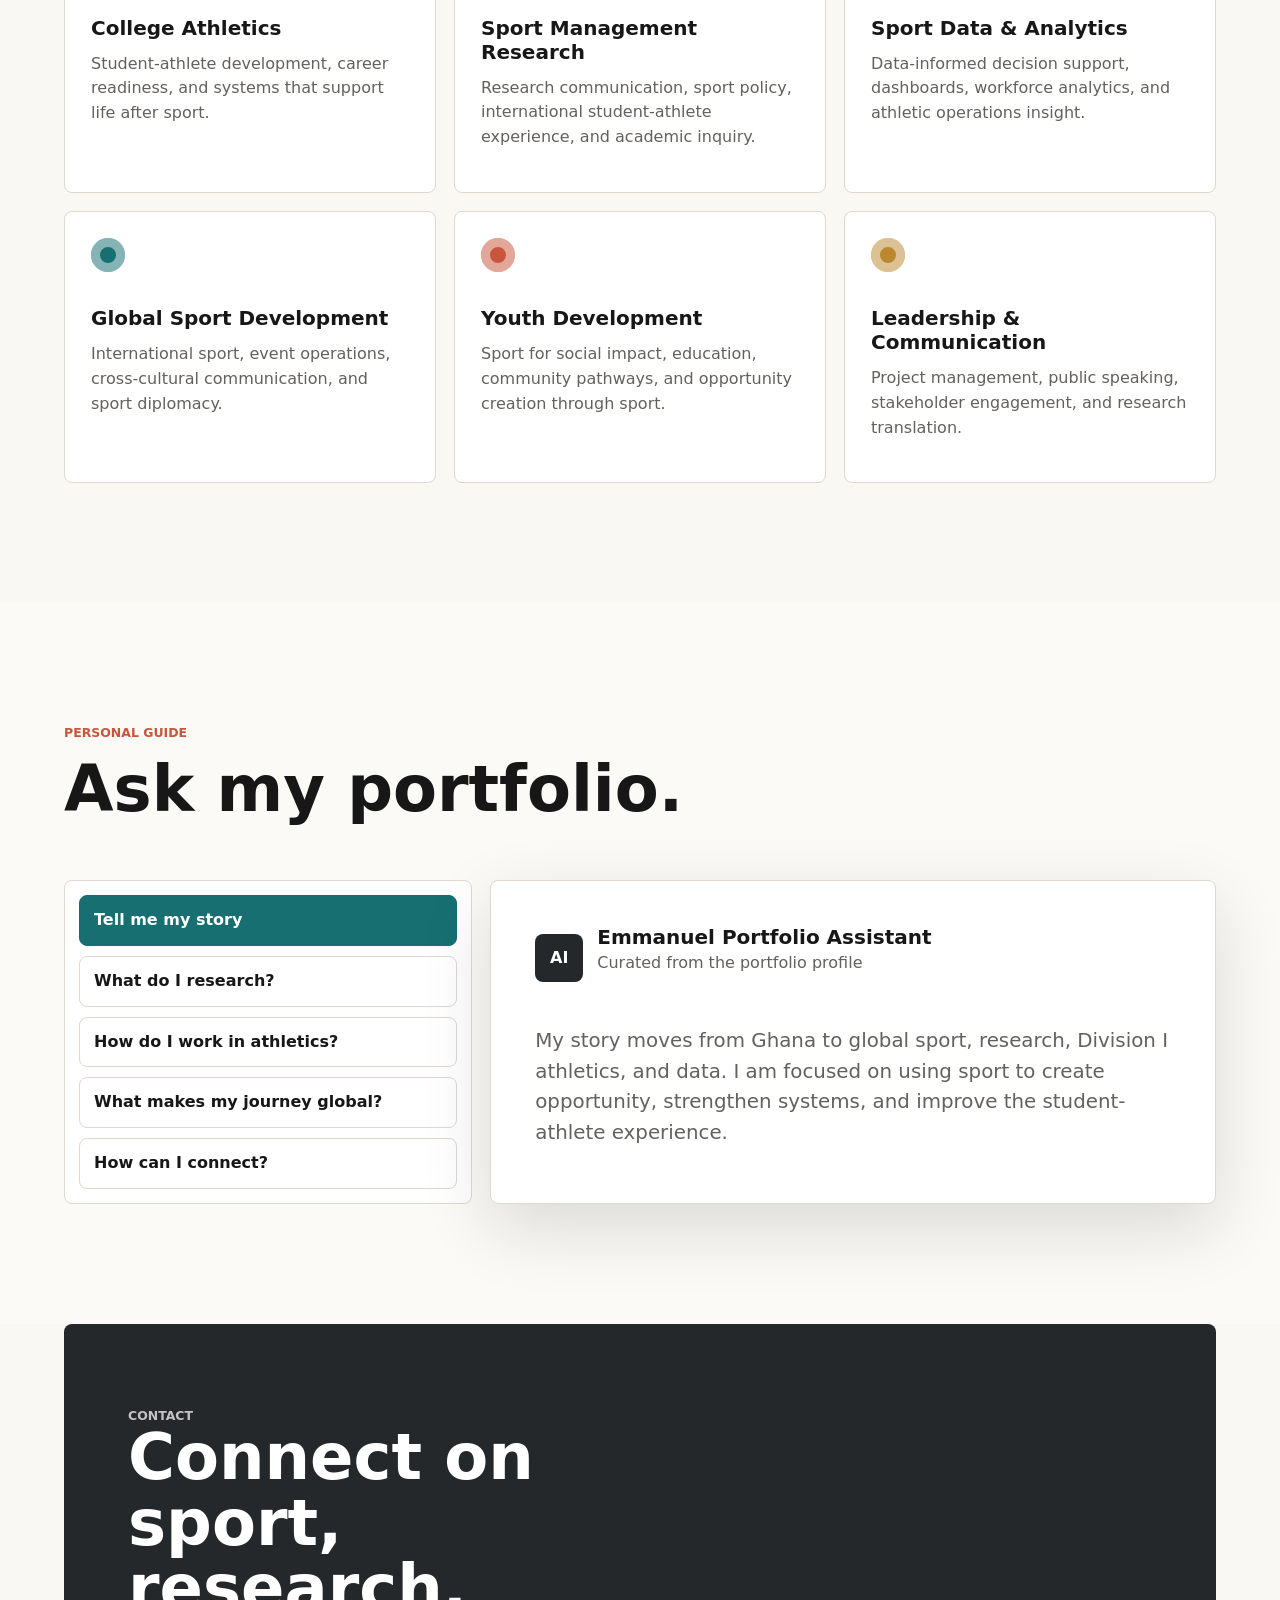
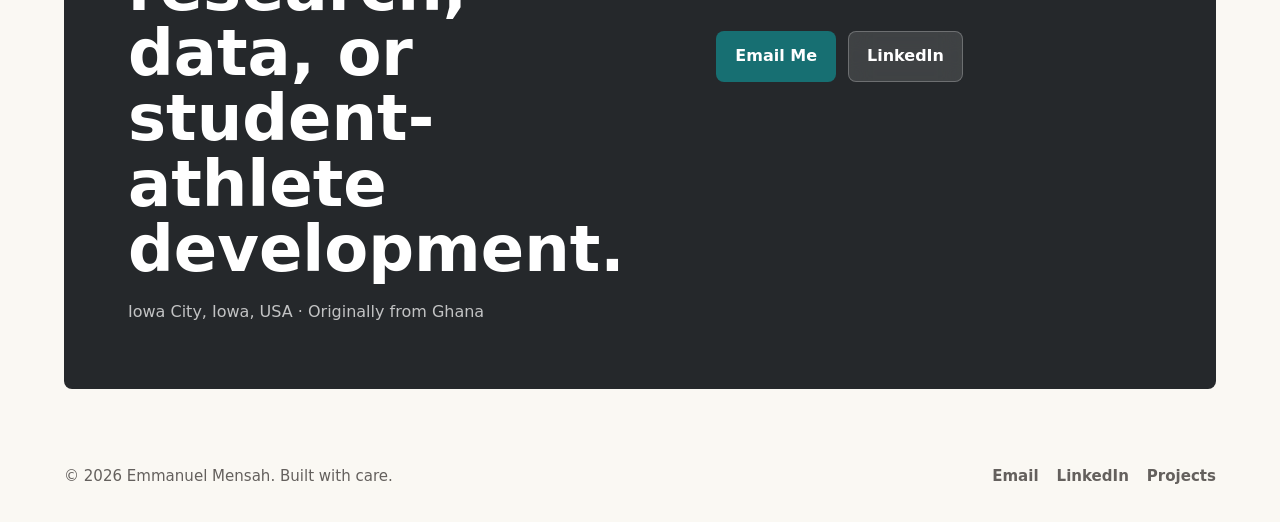
<file: external-portfolio-site/external-portfolio-site/index.html>
<!doctype html>
<html lang="en">
  <head>
    <meta charset="utf-8">
    <meta name="viewport" content="width=device-width, initial-scale=1">
    <meta name="description" content="Personal portfolio for Emmanuel Mensah, a sport management scholar-practitioner focused on research, data, global sport, and student-athlete development.">
    <title>Emmanuel Mensah | Sport Management Portfolio</title>
    <link rel="preload" href="assets/hero-sport-management.png" as="image">
    <link rel="stylesheet" href="styles.css">
  </head>
  <body>
    <header class="site-header">
      <a class="brand" href="#top" aria-label="Emmanuel Mensah home">
        <img class="brand-logo" src="assets/emmanuel-mensah-header-logo.png" alt="">
      </a>
      <nav class="nav" aria-label="Primary navigation">
        <a href="#work">Work</a>
        <a href="#experience">Experience</a>
        <a href="#conferences">Conferences</a>
        <a href="#organizations">Organizations</a>
        <a href="#research">Research</a>
        <a href="#contact">Contact</a>
      </nav>
    </header>

    <main id="top">
      <section class="hero" aria-label="Portfolio introduction">
        <img class="hero-image" src="assets/hero-sport-management.png" alt="A stadium, track, field, and sport analytics environment.">
        <div class="hero-scrim"></div>
        <div class="hero-content">
          <p class="eyebrow">Sport / Research / Data / Impact</p>
          <h1>Sport. Research. Data. Impact.</h1>
          <p class="hero-copy">
            Exploring the intersection of college athletics, research, data analytics, global sport, and
            student-athlete development through projects, experiences, and ideas focused on creating meaningful
            impact through sport.
          </p>
          <div class="hero-actions" aria-label="Portfolio actions">
            <a class="button primary" href="#work">View Work</a>
            <a class="button secondary" href="mailto:emmanuel-mensah@uiowa.edu">Get in Touch</a>
          </div>
        </div>
      </section>

      <section class="section intro" aria-label="Profile summary">
        <div>
          <p class="section-kicker">About</p>
          <h2>From Ghana to college athletics, global sport, research, and data.</h2>
        </div>
        <p>
          My portfolio brings together the work, conferences, research interests, and professional experiences
          shaping my journey in sport management. I am building my path around student-athlete development,
          collegiate athletics, sport data, mental health and well-being, youth sport, sport governance, and
          international sport.
        </p>
      </section>

      <section class="section organizations" id="organizations" aria-labelledby="organizations-title">
        <div class="section-heading">
          <p class="section-kicker">Organizations</p>
          <h2 id="organizations-title">Places, platforms, and networks connected to my work.</h2>
        </div>
        <div class="logo-wall" aria-label="Organizations connected to Emmanuel Mensah's work">
          <article>
            <span>IA</span>
            <h3>Iowa Hawkeye Athletics</h3>
            <p>College athletics data analytics, technology support, asset management, and operations.</p>
          </article>
          <article>
            <span>UI</span>
            <h3>University of Iowa</h3>
            <p>Graduate teaching, Sport & Recreation Management, research, and campus leadership.</p>
          </article>
          <article>
            <span>GS</span>
            <h3>Graduate Student Senate</h3>
            <p>Graduate Student Senator representing student voices and shared governance.</p>
          </article>
          <article>
            <span>MF</span>
            <h3>NACDA McLendon Foundation</h3>
            <p>McLendon Scholar in a national sport leadership development network.</p>
          </article>
          <article>
            <span>NS</span>
            <h3>NASSS SEEDS</h3>
            <p>Scholar and mentee within a sport sociology research and mentorship community.</p>
          </article>
          <article>
            <span>MY</span>
            <h3>Ghana Ministry of Youth and Sports</h3>
            <p>Assistant Protocol Officer and Research Associate in sport policy and development.</p>
          </article>
          <article>
            <span>AS</span>
            <h3>Africa Sports Ventures Group</h3>
            <p>Executive assistance, logistics coordination, and international event operations.</p>
          </article>
          <article>
            <span>EK</span>
            <h3>EKM Sports Nexus</h3>
            <p>Founder of a youth sport initiative focused on education and community opportunity.</p>
          </article>
          <article>
            <span>AG</span>
            <h3>13th African Games</h3>
            <p>Protocol, logistics, and coordination experience across a 54-nation multisport event.</p>
          </article>
          <article>
            <span>PG</span>
            <h3>African Para Games</h3>
            <p>Research, operations, and sport-development experience in adaptive sport contexts.</p>
          </article>
          <article>
            <span>UN</span>
            <h3>United Nations Youth Office</h3>
            <p>Youth engagement connected to football, mental health, well-being, and global sport impact.</p>
          </article>
        </div>
      </section>

      <section class="section ask-section" id="ask" aria-labelledby="ask-title">
        <div class="section-heading">
          <p class="section-kicker">Personal Guide</p>
          <h2 id="ask-title">Ask my portfolio.</h2>
        </div>
        <div class="ask-layout">
          <div class="ask-panel" aria-label="Suggested questions">
            <button class="prompt-button active" type="button" data-answer="story">Tell me my story</button>
            <button class="prompt-button" type="button" data-answer="research">What do I research?</button>
            <button class="prompt-button" type="button" data-answer="athletics">How do I work in athletics?</button>
            <button class="prompt-button" type="button" data-answer="global">What makes my journey global?</button>
            <button class="prompt-button" type="button" data-answer="contact">How can I connect?</button>
          </div>
          <article class="chat-card" aria-live="polite">
            <div class="chat-header">
              <span class="chat-mark">AI</span>
              <div>
                <h3>Emmanuel Portfolio Assistant</h3>
                <p>Curated from the portfolio profile</p>
              </div>
            </div>
            <p id="chat-answer">
              My story moves from Ghana to global sport, research, Division I athletics, and data. I am focused
              on using sport to create opportunity, strengthen systems, and improve the student-athlete experience.
            </p>
          </article>
        </div>
      </section>

      <section class="section" id="work" aria-labelledby="work-title">
        <div class="section-heading">
          <p class="section-kicker">Selected Work</p>
          <h2 id="work-title">Work shaped by research, systems, sport leadership, and data.</h2>
        </div>

        <div class="project-grid">
          <article class="project-card">
            <div class="photo-slot">Add Iowa Athletics work photo</div>
            <div class="project-meta">
              <span>Internship</span>
              <span>Jun 2026 - Present</span>
            </div>
            <h3>IT Student Associate - Data Analytics</h3>
            <p>
              I work with Iowa Hawkeyes Athletics on data analytics, technology support, asset and data
              management, and systems that help a Division I athletic department operate with better information.
            </p>
            <a href="#contact" aria-label="Contact Emmanuel about Iowa Athletics work">Discuss Work</a>
          </article>

          <article class="project-card accent">
            <div class="photo-slot">Add research project image</div>
            <div class="project-meta">
              <span>Research Project</span>
              <span>Student-Athletes</span>
            </div>
            <h3>Building Global Success</h3>
            <p>
              My research explores institutional career-development support, university belonging, and career
              readiness among NCAA Division I international student-athletes.
            </p>
            <a href="#contact" aria-label="Contact Emmanuel about Building Global Success">Discuss Project</a>
          </article>

          <article class="project-card dark">
            <div class="photo-slot dark-slot">Add Ghana sport project image</div>
            <div class="project-meta">
              <span>Policy & Development</span>
              <span>Ghana</span>
            </div>
            <h3>The Forgotten Middle</h3>
            <p>
              I am examining school-based athlete transition failure and the economic consequences connected to
              football, athletics development, and youth sport pathways in Ghana.
            </p>
            <a href="#contact" aria-label="Contact Emmanuel about The Forgotten Middle">Discuss Project</a>
          </article>

          <article class="project-card">
            <div class="photo-slot">Add African Games work photo</div>
            <div class="project-meta">
              <span>Global Event</span>
              <span>54 Nations</span>
            </div>
            <h3>13th African Games</h3>
            <p>
              Professional experience supporting one of Africa's largest multisport events, including protocol,
              logistics, and coordination across international delegations.
            </p>
              <a href="#experience" aria-label="View my event operations experience">View Experience</a>
          </article>

          <article class="project-card accent">
            <div class="photo-slot">Add EKM Sports Nexus image</div>
            <div class="project-meta">
              <span>Youth Sport</span>
              <span>Founder</span>
            </div>
            <h3>EKM Sports Nexus</h3>
            <p>
              A youth sport initiative centered on education, development, community opportunity, and the role
              sport can play in building futures.
            </p>
            <a href="#contact" aria-label="Contact Emmanuel about EKM Sports Nexus">Discuss Project</a>
          </article>

          <article class="project-card dark">
            <div class="photo-slot dark-slot">Add project photo here</div>
            <div class="project-meta">
              <span>Project Room</span>
              <span>Upcoming</span>
            </div>
            <h3>Future Projects</h3>
            <p>
              This space is reserved for new projects, pictures, reports, dashboards, or sport-development work
              I will add as my portfolio grows.
            </p>
            <a href="#contact" aria-label="Contact Emmanuel about future projects">Discuss Project</a>
          </article>
        </div>
      </section>

      <section class="section conferences" id="conferences" aria-labelledby="conferences-title">
        <div class="section-heading">
          <p class="section-kicker">Conferences Attended</p>
          <h2 id="conferences-title">Conferences, leadership experiences, and global sport rooms I am building from.</h2>
        </div>
        <div class="conference-grid">
          <article>
            <div class="photo-slot image-slot">Add UN conference photo</div>
            <div>
              <span>United Nations</span>
              <h3>UN Youth & Global Sport Engagement</h3>
              <p>This space highlights my recent UN-related experience and the global conversations connecting football, youth, mental health, well-being, and sport impact.</p>
            </div>
          </article>
          <article>
            <div class="photo-slot image-slot">Add McLendon photo</div>
            <div>
              <span>McLendon Experiences</span>
              <h3>NACDA McLendon Foundation</h3>
              <p>My McLendon experience connects me to a national sport leadership network focused on professional growth, mentorship, and future leadership in athletics.</p>
            </div>
          </article>
          <article>
            <div class="photo-slot image-slot">Add African Games photo</div>
            <div>
              <span>Major Sport Event</span>
              <h3>13th African Games</h3>
              <p>I supported protocol, logistics, ceremonies, and coordination for a major multisport event involving 54 African nations.</p>
            </div>
          </article>
          <article>
            <div class="photo-slot image-slot">Add Rugby Africa photo</div>
            <div>
              <span>Volunteer Leadership</span>
              <h3>Rugby Africa - Africa Women's Rugby Championship</h3>
              <p>I coordinated volunteers across transportation, venue management, ceremonies, and team liaison duties in Ghana.</p>
            </div>
          </article>
          <article>
            <div class="photo-slot image-slot">Add conference photo here</div>
            <div>
              <span>Conference Room</span>
              <h3>Future Conferences</h3>
              <p>This space is reserved for upcoming conferences, professional meetings, and photos I will add later.</p>
            </div>
          </article>
        </div>
      </section>

      <section class="section split" id="experience" aria-labelledby="experience-title">
        <div class="section-heading">
          <p class="section-kicker">Experience</p>
          <h2 id="experience-title">My academic, athletic, global, and operational experience.</h2>
        </div>
        <div class="experience-layout">
          <div class="timeline" aria-label="Experience timeline">
            <article>
              <span>Iowa Hawkeyes Athletics · Jun 2026 - Present</span>
              <h3>IT Student Associate - Data Analytics</h3>
              <p>I support data analytics, asset management, workforce analytics, IT operations, and technology systems within NCAA Division I athletics.</p>
            </article>
            <article>
              <span>University of Iowa · Aug 2025 - Present</span>
              <h3>Graduate Teaching Assistant - Sport & Recreation Management</h3>
              <p>I deliver lectures, facilitate discussions, mentor students, evaluate assignments, and support instruction in Contemporary Issues in Sports.</p>
            </article>
            <article>
              <span>University of Iowa · Jan 2026 - Present</span>
              <h3>Graduate Student Senate Senator</h3>
              <p>I represent graduate students in Health, Sport & Human Physiology and participate in shared governance, policy conversations, and student-centered initiatives.</p>
            </article>
            <article>
              <span>Sport Leadership</span>
              <h3>McLendon Scholar & NASSS SEEDS Scholar/Mentee</h3>
              <p>I am developing within national sport leadership and research networks committed to mentorship, professional growth, and future industry impact.</p>
            </article>
            <article>
              <span>Ministry of Youth and Sports · Ghana</span>
              <h3>Assistant Protocol Officer & Research Associate</h3>
              <p>I supported sport policy, protocol operations, venue readiness, national team logistics, AFCON 2024 travel coordination, African Para Games research, and youth sport outreach.</p>
            </article>
            <article>
              <span>Africa Sports Ventures Group</span>
              <h3>Executive Assistant & Logistics Project Coordinator</h3>
              <p>I managed communications, scheduling, partnerships, and logistics work connected to African sport investment and grassroots sport development.</p>
            </article>
          </div>
          <aside class="work-photos" aria-label="Transferred work photos">
            <div class="photo-slot tall-slot">Add Iowa Athletics photo</div>
            <div class="photo-slot tall-slot">Add Ministry / African Games photo</div>
            <div class="photo-slot tall-slot">Add teaching or conference photo</div>
          </aside>
        </div>
      </section>

      <section class="section research-band" id="research" aria-labelledby="research-title">
        <div class="section-heading">
          <p class="section-kicker">Research & Tools</p>
          <h2 id="research-title">Research interests that guide my work in sport.</h2>
        </div>
        <div class="tag-groups">
          <article>
            <h3>Research</h3>
            <p>Student-athlete mental health and well-being · Mental-health literacy · International sport · Youth sport · Sport governance · Collegiate athletics</p>
          </article>
          <article>
            <h3>Analytics & Technology</h3>
            <p>Data analytics · Microsoft Excel · Data visualization · Dashboard development · Asset/data management · IT operations · Sport finance</p>
          </article>
          <article>
            <h3>Sport & Leadership</h3>
            <p>College athletics · Student-athlete development · Career readiness · Sport marketing · Sport policy · Event operations · Global sport</p>
          </article>
        </div>
      </section>

      <section class="section" id="services" aria-labelledby="services-title">
        <div class="section-heading">
          <p class="section-kicker">Expertise</p>
          <h2 id="services-title">Areas of focus.</h2>
        </div>
        <div class="focus-list">
          <article>
            <span class="icon-dot"></span>
            <h3>College Athletics</h3>
            <p>Student-athlete development, career readiness, and systems that support life after sport.</p>
          </article>
          <article>
            <span class="icon-dot coral"></span>
            <h3>Sport Management Research</h3>
            <p>Research communication, sport policy, international student-athlete experience, and academic inquiry.</p>
          </article>
          <article>
            <span class="icon-dot gold"></span>
            <h3>Sport Data & Analytics</h3>
            <p>Data-informed decision support, dashboards, workforce analytics, and athletic operations insight.</p>
          </article>
          <article>
            <span class="icon-dot"></span>
            <h3>Global Sport Development</h3>
            <p>International sport, event operations, cross-cultural communication, and sport diplomacy.</p>
          </article>
          <article>
            <span class="icon-dot coral"></span>
            <h3>Youth Development</h3>
            <p>Sport for social impact, education, community pathways, and opportunity creation through sport.</p>
          </article>
          <article>
            <span class="icon-dot gold"></span>
            <h3>Leadership & Communication</h3>
            <p>Project management, public speaking, stakeholder engagement, and research translation.</p>
          </article>
        </div>
      </section>

      <section class="contact" id="contact" aria-labelledby="contact-title">
        <div>
          <p class="section-kicker">Contact</p>
          <h2 id="contact-title">Connect on sport, research, data, or student-athlete development.</h2>
          <p>Iowa City, Iowa, USA · Originally from Ghana</p>
        </div>
        <div class="contact-actions">
          <a class="button primary" href="mailto:emmanuel-mensah@uiowa.edu">Email Me</a>
          <a class="button secondary" href="https://www.linkedin.com/in/emmanuel-kofimensah">LinkedIn</a>
        </div>
      </section>
    </main>

    <footer class="footer">
      <p>&copy; 2026 Emmanuel Mensah. Built with care.</p>
      <div>
        <a href="mailto:emmanuel-mensah@uiowa.edu">Email</a>
        <a href="https://www.linkedin.com/in/emmanuel-kofimensah">LinkedIn</a>
        <a href="#work">Projects</a>
      </div>
    </footer>
    <script src="script.js"></script>
  </body>
</html>
</file>
<file: external-portfolio-site/styles.css>
:root {
  --ink: #171717;
  --muted: #64605d;
  --paper: #faf8f3;
  --panel: #ffffff;
  --line: #ded8ce;
  --teal: #176f72;
  --coral: #c8563d;
  --gold: #ba872f;
  --charcoal: #25282b;
  --shadow: 0 24px 70px rgba(23, 23, 23, 0.14);
}

* {
  box-sizing: border-box;
}

html {
  scroll-behavior: smooth;
}

body {
  margin: 0;
  background: var(--paper);
  color: var(--ink);
  font-family: Inter, ui-sans-serif, system-ui, -apple-system, BlinkMacSystemFont, "Segoe UI", sans-serif;
  line-height: 1.55;
}

main {
  display: flex;
  flex-direction: column;
}

main > .hero {
  order: 1;
}

main > .intro {
  order: 2;
}

main > #work {
  order: 3;
}

main > #experience {
  order: 4;
}

main > #conferences {
  order: 5;
}

main > #organizations {
  order: 6;
}

main > #research {
  order: 7;
}

main > #services {
  order: 8;
}

main > #ask {
  order: 9;
}

main > #contact {
  order: 10;
}

a {
  color: inherit;
  text-decoration: none;
}

.site-header {
  position: fixed;
  top: 0;
  left: 0;
  right: 0;
  z-index: 10;
  display: flex;
  align-items: center;
  justify-content: space-between;
  gap: 24px;
  min-height: 72px;
  padding: 14px clamp(20px, 5vw, 64px);
  color: #fff;
  background: linear-gradient(180deg, rgba(10, 10, 10, 0.72), rgba(10, 10, 10, 0));
}

.brand,
.nav,
.hero-actions,
.contact-actions,
.footer div,
.chat-header {
  display: flex;
  align-items: center;
}

.brand {
  display: inline-flex;
  flex: 0 0 auto;
}

.brand-logo {
  display: block;
  width: clamp(172px, 19vw, 246px);
  height: 58px;
  object-fit: contain;
  border-radius: 8px;
  background: rgba(255, 255, 255, 0.94);
  box-shadow: 0 16px 38px rgba(0, 0, 0, 0.28);
}

.nav {
  gap: clamp(14px, 3vw, 34px);
  font-size: 0.94rem;
  color: rgba(255, 255, 255, 0.88);
}

.nav a {
  padding: 8px 0;
}

.nav a:hover {
  color: #fff;
}

.hero {
  position: relative;
  min-height: 92svh;
  display: grid;
  align-items: center;
  overflow: hidden;
  padding: 120px clamp(20px, 5vw, 64px) 74px;
  color: #fff;
}

.hero-image,
.hero-scrim {
  position: absolute;
  inset: 0;
}

.hero-image {
  width: 100%;
  height: 100%;
  object-fit: cover;
}

.hero-scrim {
  background:
    linear-gradient(90deg, rgba(14, 14, 12, 0.84) 0%, rgba(14, 14, 12, 0.58) 42%, rgba(14, 14, 12, 0.12) 100%),
    linear-gradient(0deg, rgba(12, 12, 10, 0.7) 0%, rgba(12, 12, 10, 0) 34%);
}

.hero-content {
  position: relative;
  max-width: 760px;
}

.eyebrow,
.section-kicker {
  margin: 0 0 14px;
  color: var(--coral);
  font-size: 0.78rem;
  font-weight: 800;
  letter-spacing: 0;
  text-transform: uppercase;
}

.hero .eyebrow {
  color: #f4c07f;
}

h1,
h2,
h3,
p {
  margin-top: 0;
}

h1 {
  max-width: 760px;
  margin-bottom: 22px;
  font-size: 6.35rem;
  line-height: 0.96;
  letter-spacing: 0;
}

h2 {
  margin-bottom: 0;
  font-size: 4rem;
  line-height: 1.02;
  letter-spacing: 0;
}

h3 {
  margin-bottom: 12px;
  font-size: 1.25rem;
  line-height: 1.2;
}

.hero-copy {
  max-width: 610px;
  margin-bottom: 32px;
  color: rgba(255, 255, 255, 0.86);
  font-size: 1.18rem;
}

.hero-actions,
.contact-actions {
  gap: 12px;
  flex-wrap: wrap;
}

.button {
  display: inline-flex;
  align-items: center;
  justify-content: center;
  min-height: 46px;
  padding: 12px 18px;
  border-radius: 8px;
  border: 1px solid transparent;
  font-weight: 780;
  transition: transform 180ms ease, border-color 180ms ease, background 180ms ease;
}

.button:hover {
  transform: translateY(-2px);
}

.button.primary {
  color: #fff;
  background: var(--teal);
}

.button.secondary {
  color: inherit;
  border-color: rgba(255, 255, 255, 0.38);
  background: rgba(255, 255, 255, 0.12);
  backdrop-filter: blur(12px);
}

.section {
  padding: clamp(64px, 10vw, 120px) clamp(20px, 5vw, 64px);
}

.intro,
.split,
.contact,
.footer {
  display: grid;
  grid-template-columns: minmax(0, 1.08fr) minmax(280px, 0.92fr);
  gap: clamp(28px, 6vw, 80px);
}

.intro {
  align-items: end;
  border-bottom: 1px solid var(--line);
}

.intro > p {
  margin-bottom: 4px;
  color: var(--muted);
  font-size: 1.12rem;
}

.section-heading {
  max-width: 820px;
  margin-bottom: clamp(30px, 5vw, 58px);
}

.project-grid {
  display: grid;
  grid-template-columns: repeat(3, minmax(0, 1fr));
  gap: 18px;
}

.logo-wall {
  display: grid;
  grid-template-columns: repeat(4, minmax(0, 1fr));
  gap: 14px;
}

.logo-wall article {
  min-height: 232px;
  padding: 22px;
  border: 1px solid var(--line);
  border-radius: 8px;
  background:
    linear-gradient(180deg, rgba(255, 255, 255, 0.94), rgba(255, 255, 255, 0.78)),
    var(--panel);
}

.logo-wall span {
  display: grid;
  place-items: center;
  width: 52px;
  height: 52px;
  margin-bottom: 28px;
  border-radius: 8px;
  color: #fff;
  background: var(--charcoal);
  font-weight: 860;
}

.logo-wall article:nth-child(3n + 1) span {
  background: var(--teal);
}

.logo-wall article:nth-child(3n + 2) span {
  background: var(--coral);
}

.logo-wall article:nth-child(3n) span {
  background: var(--gold);
}

.logo-wall h3 {
  min-height: 48px;
}

.logo-wall p {
  margin-bottom: 0;
  color: var(--muted);
}

.project-card,
.focus-list article,
.timeline article,
.tag-groups article,
.chat-card,
.ask-panel {
  border: 1px solid var(--line);
  border-radius: 8px;
  background: var(--panel);
}

.project-card {
  min-height: 380px;
  display: flex;
  flex-direction: column;
  justify-content: space-between;
  padding: 26px;
  box-shadow: var(--shadow);
}

.project-card.accent {
  background: #f6efe6;
}

.project-card.dark {
  color: #fff;
  background: var(--charcoal);
  border-color: var(--charcoal);
}

.project-card p,
.timeline p,
.focus-list p,
.contact p {
  color: var(--muted);
}

.project-card.dark p,
.project-card.dark .project-meta {
  color: rgba(255, 255, 255, 0.73);
}

.project-card a {
  width: fit-content;
  font-weight: 800;
  color: var(--teal);
}

.project-card.dark a {
  color: #f4c07f;
}

.project-meta {
  display: flex;
  justify-content: space-between;
  gap: 16px;
  margin-bottom: 80px;
  color: var(--muted);
  font-size: 0.82rem;
  font-weight: 780;
  text-transform: uppercase;
}

.conferences {
  background: #fffdf8;
}

.conference-grid {
  display: grid;
  grid-template-columns: repeat(3, minmax(0, 1fr));
  gap: 18px;
}

.conference-grid article {
  overflow: hidden;
  border: 1px solid var(--line);
  border-radius: 8px;
  background: var(--panel);
  box-shadow: var(--shadow);
}

.conference-grid img {
  display: block;
  width: 100%;
  height: 230px;
  object-fit: cover;
  background: #e6e0d6;
}

.conference-grid div {
  padding: 24px;
}

.conference-grid span {
  display: block;
  margin-bottom: 12px;
  color: var(--gold);
  font-size: 0.78rem;
  font-weight: 840;
  text-transform: uppercase;
}

.conference-grid p {
  margin-bottom: 0;
  color: var(--muted);
}

.experience-layout {
  display: grid;
  grid-template-columns: minmax(0, 1fr) minmax(300px, 0.62fr);
  gap: 18px;
}

.experience-layout > * {
  min-width: 0;
}

.timeline {
  display: grid;
  gap: 14px;
  min-width: 0;
  width: 100%;
}

.timeline article {
  min-width: 0;
  padding: 24px;
}

.timeline h3,
.timeline p {
  overflow-wrap: anywhere;
}

.timeline span {
  display: block;
  margin-bottom: 10px;
  color: var(--gold);
  font-size: 0.82rem;
  font-weight: 800;
  text-transform: uppercase;
}

.work-photos {
  display: grid;
  gap: 14px;
  align-self: start;
}

.work-photos img {
  display: block;
  width: 100%;
  min-height: 170px;
  max-height: 290px;
  object-fit: cover;
  border: 1px solid var(--line);
  border-radius: 8px;
  background: #e6e0d6;
  box-shadow: var(--shadow);
}

.focus-list {
  display: grid;
  grid-template-columns: repeat(3, minmax(0, 1fr));
  gap: 18px;
}

.focus-list article,
.tag-groups article {
  padding: 26px;
}

.research-band {
  background: #f0eee8;
  border-top: 1px solid var(--line);
  border-bottom: 1px solid var(--line);
}

.tag-groups {
  display: grid;
  grid-template-columns: repeat(3, minmax(0, 1fr));
  gap: 18px;
}

.tag-groups h3 {
  color: var(--teal);
}

.tag-groups p {
  margin-bottom: 0;
  color: var(--muted);
}

.ask-section {
  background: #fbfaf6;
}

.ask-layout {
  display: grid;
  grid-template-columns: minmax(260px, 0.72fr) minmax(0, 1.28fr);
  gap: 18px;
}

.ask-panel {
  display: grid;
  gap: 10px;
  padding: 14px;
  align-self: start;
}

.prompt-button {
  width: 100%;
  min-height: 48px;
  padding: 12px 14px;
  border: 1px solid var(--line);
  border-radius: 8px;
  color: var(--ink);
  background: #fff;
  font: inherit;
  font-weight: 760;
  text-align: left;
  cursor: pointer;
}

.prompt-button:hover,
.prompt-button.active {
  color: #fff;
  border-color: var(--teal);
  background: var(--teal);
}

.chat-card {
  min-height: 300px;
  padding: clamp(24px, 5vw, 44px);
  box-shadow: var(--shadow);
}

.chat-header {
  gap: 14px;
  margin-bottom: 34px;
}

.chat-mark {
  display: grid;
  place-items: center;
  width: 48px;
  height: 48px;
  border-radius: 8px;
  color: #fff;
  background: var(--charcoal);
  font-weight: 860;
}

.chat-header h3 {
  margin-bottom: 2px;
}

.chat-header p,
.chat-card > p {
  color: var(--muted);
}

.chat-card > p {
  margin-bottom: 0;
  font-size: 1.24rem;
}

.icon-dot {
  display: block;
  width: 34px;
  height: 34px;
  margin-bottom: 34px;
  border-radius: 50%;
  background: var(--teal);
  box-shadow: inset 0 0 0 9px rgba(255, 255, 255, 0.48);
}

.icon-dot.coral {
  background: var(--coral);
}

.icon-dot.gold {
  background: var(--gold);
}

.contact {
  align-items: center;
  margin: 0 clamp(20px, 5vw, 64px) clamp(44px, 7vw, 76px);
  padding: clamp(36px, 6vw, 64px);
  border-radius: 8px;
  color: #fff;
  background: var(--charcoal);
}

.contact h2 {
  max-width: 760px;
}

.contact p {
  max-width: 600px;
  margin: 18px 0 0;
  color: rgba(255, 255, 255, 0.72);
}

.contact .button.secondary {
  border-color: rgba(255, 255, 255, 0.24);
}

.footer {
  align-items: center;
  padding: 0 clamp(20px, 5vw, 64px) 34px;
  color: var(--muted);
  font-size: 0.94rem;
}

.footer p {
  margin: 0;
}

.footer div {
  justify-content: flex-end;
  gap: 18px;
}

.footer a {
  font-weight: 720;
}

@media (max-width: 900px) {
  .site-header {
    position: absolute;
    align-items: flex-start;
  }

  .nav {
    display: none;
  }

  .hero {
    min-height: 88svh;
  }

  h1 {
    font-size: 4.45rem;
  }

  h2 {
    font-size: 3.1rem;
  }

  .intro,
  .split,
  .contact,
  .footer,
  .project-grid,
  .logo-wall,
  .conference-grid,
  .experience-layout,
  .focus-list,
  .tag-groups,
  .ask-layout {
    grid-template-columns: 1fr;
  }

  .project-card {
    min-height: 310px;
  }

  .project-meta {
    margin-bottom: 52px;
  }

  .footer div {
    justify-content: flex-start;
    flex-wrap: wrap;
  }
}

@media (max-width: 560px) {
  .hero {
    min-height: 94svh;
    padding-top: 108px;
  }

  h1 {
    font-size: 3.08rem;
  }

  h2 {
    font-size: 2.35rem;
  }

  .hero-copy {
    font-size: 1.04rem;
  }

  .hero-actions,
  .contact-actions {
    align-items: stretch;
    flex-direction: column;
  }

  .button {
    width: 100%;
  }
}
</file>
<file: external-portfolio-site/external-portfolio-site/styles.css>
:root {
  --ink: #171717;
  --muted: #64605d;
  --paper: #faf8f3;
  --panel: #ffffff;
  --line: #ded8ce;
  --teal: #176f72;
  --coral: #c8563d;
  --gold: #ba872f;
  --charcoal: #25282b;
  --shadow: 0 24px 70px rgba(23, 23, 23, 0.14);
}

* {
  box-sizing: border-box;
}

html {
  scroll-behavior: smooth;
}

body {
  margin: 0;
  background: var(--paper);
  color: var(--ink);
  font-family: Inter, ui-sans-serif, system-ui, -apple-system, BlinkMacSystemFont, "Segoe UI", sans-serif;
  line-height: 1.55;
}

main {
  display: flex;
  flex-direction: column;
}

main > .hero {
  order: 1;
}

main > .intro {
  order: 2;
}

main > #work {
  order: 3;
}

main > #experience {
  order: 4;
}

main > #conferences {
  order: 5;
}

main > #organizations {
  order: 6;
}

main > #research {
  order: 7;
}

main > #services {
  order: 8;
}

main > #ask {
  order: 9;
}

main > #contact {
  order: 10;
}

a {
  color: inherit;
  text-decoration: none;
}

.site-header {
  position: fixed;
  top: 0;
  left: 0;
  right: 0;
  z-index: 10;
  display: flex;
  align-items: center;
  justify-content: space-between;
  gap: 24px;
  min-height: 72px;
  padding: 14px clamp(20px, 5vw, 64px);
  color: #fff;
  background: linear-gradient(180deg, rgba(10, 10, 10, 0.72), rgba(10, 10, 10, 0));
}

.brand,
.nav,
.hero-actions,
.contact-actions,
.footer div,
.chat-header {
  display: flex;
  align-items: center;
}

.brand {
  display: inline-flex;
  flex: 0 0 auto;
}

.brand-logo {
  display: block;
  width: clamp(172px, 19vw, 246px);
  height: 58px;
  object-fit: contain;
  border-radius: 8px;
  background: rgba(255, 255, 255, 0.94);
  box-shadow: 0 16px 38px rgba(0, 0, 0, 0.28);
}

.nav {
  gap: clamp(14px, 3vw, 34px);
  font-size: 0.94rem;
  color: rgba(255, 255, 255, 0.88);
}

.nav a {
  padding: 8px 0;
}

.nav a:hover {
  color: #fff;
}

.hero {
  position: relative;
  min-height: 92svh;
  display: grid;
  align-items: center;
  overflow: hidden;
  padding: 120px clamp(20px, 5vw, 64px) 74px;
  color: #fff;
}

.hero-image,
.hero-scrim {
  position: absolute;
  inset: 0;
}

.hero-image {
  width: 100%;
  height: 100%;
  object-fit: cover;
}

.hero-scrim {
  background:
    linear-gradient(90deg, rgba(14, 14, 12, 0.84) 0%, rgba(14, 14, 12, 0.58) 42%, rgba(14, 14, 12, 0.12) 100%),
    linear-gradient(0deg, rgba(12, 12, 10, 0.7) 0%, rgba(12, 12, 10, 0) 34%);
}

.hero-content {
  position: relative;
  max-width: 760px;
}

.eyebrow,
.section-kicker {
  margin: 0 0 14px;
  color: var(--coral);
  font-size: 0.78rem;
  font-weight: 800;
  letter-spacing: 0;
  text-transform: uppercase;
}

.hero .eyebrow {
  color: #f4c07f;
}

h1,
h2,
h3,
p {
  margin-top: 0;
}

h1 {
  max-width: 760px;
  margin-bottom: 22px;
  font-size: 6.35rem;
  line-height: 0.96;
  letter-spacing: 0;
}

h2 {
  margin-bottom: 0;
  font-size: 4rem;
  line-height: 1.02;
  letter-spacing: 0;
}

h3 {
  margin-bottom: 12px;
  font-size: 1.25rem;
  line-height: 1.2;
}

.hero-copy {
  max-width: 610px;
  margin-bottom: 32px;
  color: rgba(255, 255, 255, 0.86);
  font-size: 1.18rem;
}

.hero-actions,
.contact-actions {
  gap: 12px;
  flex-wrap: wrap;
}

.button {
  display: inline-flex;
  align-items: center;
  justify-content: center;
  min-height: 46px;
  padding: 12px 18px;
  border-radius: 8px;
  border: 1px solid transparent;
  font-weight: 780;
  transition: transform 180ms ease, border-color 180ms ease, background 180ms ease;
}

.button:hover {
  transform: translateY(-2px);
}

.button.primary {
  color: #fff;
  background: var(--teal);
}

.button.secondary {
  color: inherit;
  border-color: rgba(255, 255, 255, 0.38);
  background: rgba(255, 255, 255, 0.12);
  backdrop-filter: blur(12px);
}

.section {
  padding: clamp(64px, 10vw, 120px) clamp(20px, 5vw, 64px);
}

.intro,
.split,
.contact,
.footer {
  display: grid;
  grid-template-columns: minmax(0, 1.08fr) minmax(280px, 0.92fr);
  gap: clamp(28px, 6vw, 80px);
}

.intro {
  align-items: end;
  border-bottom: 1px solid var(--line);
}

.intro > p {
  margin-bottom: 4px;
  color: var(--muted);
  font-size: 1.12rem;
}

.section-heading {
  max-width: 820px;
  margin-bottom: clamp(30px, 5vw, 58px);
}

.project-grid {
  display: grid;
  grid-template-columns: repeat(3, minmax(0, 1fr));
  gap: 18px;
}

.logo-wall {
  display: grid;
  grid-template-columns: repeat(4, minmax(0, 1fr));
  gap: 14px;
}

.logo-wall article {
  min-height: 232px;
  padding: 22px;
  border: 1px solid var(--line);
  border-radius: 8px;
  background:
    linear-gradient(180deg, rgba(255, 255, 255, 0.94), rgba(255, 255, 255, 0.78)),
    var(--panel);
}

.logo-wall span {
  display: grid;
  place-items: center;
  width: 52px;
  height: 52px;
  margin-bottom: 28px;
  border-radius: 8px;
  color: #fff;
  background: var(--charcoal);
  font-weight: 860;
}

.logo-wall article:nth-child(3n + 1) span {
  background: var(--teal);
}

.logo-wall article:nth-child(3n + 2) span {
  background: var(--coral);
}

.logo-wall article:nth-child(3n) span {
  background: var(--gold);
}

.logo-wall h3 {
  min-height: 48px;
}

.logo-wall p {
  margin-bottom: 0;
  color: var(--muted);
}

.project-card,
.focus-list article,
.timeline article,
.tag-groups article,
.chat-card,
.ask-panel {
  border: 1px solid var(--line);
  border-radius: 8px;
  background: var(--panel);
}

.project-card {
  min-height: 380px;
  display: flex;
  flex-direction: column;
  justify-content: space-between;
  padding: 26px;
  box-shadow: var(--shadow);
}

.photo-slot {
  display: grid;
  place-items: center;
  min-height: 156px;
  margin: -6px -6px 24px;
  padding: 18px;
  border: 1px dashed rgba(23, 111, 114, 0.48);
  border-radius: 8px;
  color: var(--teal);
  background:
    linear-gradient(135deg, rgba(23, 111, 114, 0.08), rgba(186, 135, 47, 0.12)),
    #fffdf8;
  font-size: 0.86rem;
  font-weight: 820;
  text-align: center;
  text-transform: uppercase;
}

.dark-slot,
.project-card.dark .photo-slot {
  color: #f4c07f;
  border-color: rgba(244, 192, 127, 0.48);
  background:
    linear-gradient(135deg, rgba(244, 192, 127, 0.12), rgba(255, 255, 255, 0.04)),
    rgba(255, 255, 255, 0.05);
}

.project-card.accent {
  background: #f6efe6;
}

.project-card.dark {
  color: #fff;
  background: var(--charcoal);
  border-color: var(--charcoal);
}

.project-card p,
.timeline p,
.focus-list p,
.contact p {
  color: var(--muted);
}

.project-card.dark p,
.project-card.dark .project-meta {
  color: rgba(255, 255, 255, 0.73);
}

.project-card a {
  width: fit-content;
  font-weight: 800;
  color: var(--teal);
}

.project-card.dark a {
  color: #f4c07f;
}

.project-meta {
  display: flex;
  justify-content: space-between;
  gap: 16px;
  margin-bottom: 38px;
  color: var(--muted);
  font-size: 0.82rem;
  font-weight: 780;
  text-transform: uppercase;
}

.conferences {
  background: #fffdf8;
}

.conference-grid {
  display: grid;
  grid-template-columns: repeat(3, minmax(0, 1fr));
  gap: 18px;
}

.conference-grid article {
  overflow: hidden;
  border: 1px solid var(--line);
  border-radius: 8px;
  background: var(--panel);
  box-shadow: var(--shadow);
}

.conference-grid img,
.conference-grid .image-slot {
  display: block;
  width: 100%;
  height: 230px;
  background: #e6e0d6;
}

.conference-grid .image-slot {
  margin: 0;
  border: 0;
  border-bottom: 1px solid var(--line);
  border-radius: 0;
}

.conference-grid div {
  padding: 24px;
}

.conference-grid span {
  display: block;
  margin-bottom: 12px;
  color: var(--gold);
  font-size: 0.78rem;
  font-weight: 840;
  text-transform: uppercase;
}

.conference-grid p {
  margin-bottom: 0;
  color: var(--muted);
}

.experience-layout {
  display: grid;
  grid-template-columns: minmax(0, 1fr) minmax(300px, 0.62fr);
  gap: 18px;
}

.experience-layout > * {
  min-width: 0;
}

.timeline {
  display: grid;
  gap: 14px;
  min-width: 0;
  width: 100%;
}

.timeline article {
  min-width: 0;
  padding: 24px;
}

.timeline h3,
.timeline p {
  overflow-wrap: anywhere;
}

.timeline span {
  display: block;
  margin-bottom: 10px;
  color: var(--gold);
  font-size: 0.82rem;
  font-weight: 800;
  text-transform: uppercase;
}

.work-photos {
  display: grid;
  gap: 14px;
  align-self: start;
}

.work-photos img {
  display: block;
  width: 100%;
  min-height: 170px;
  max-height: 290px;
  object-fit: cover;
  border: 1px solid var(--line);
  border-radius: 8px;
  background: #e6e0d6;
  box-shadow: var(--shadow);
}

.work-photos .tall-slot {
  min-height: 190px;
  margin: 0;
  box-shadow: var(--shadow);
}

.focus-list {
  display: grid;
  grid-template-columns: repeat(3, minmax(0, 1fr));
  gap: 18px;
}

.focus-list article,
.tag-groups article {
  padding: 26px;
}

.research-band {
  background: #f0eee8;
  border-top: 1px solid var(--line);
  border-bottom: 1px solid var(--line);
}

.tag-groups {
  display: grid;
  grid-template-columns: repeat(3, minmax(0, 1fr));
  gap: 18px;
}

.tag-groups h3 {
  color: var(--teal);
}

.tag-groups p {
  margin-bottom: 0;
  color: var(--muted);
}

.ask-section {
  background: #fbfaf6;
}

.ask-layout {
  display: grid;
  grid-template-columns: minmax(260px, 0.72fr) minmax(0, 1.28fr);
  gap: 18px;
}

.ask-panel {
  display: grid;
  gap: 10px;
  padding: 14px;
  align-self: start;
}

.prompt-button {
  width: 100%;
  min-height: 48px;
  padding: 12px 14px;
  border: 1px solid var(--line);
  border-radius: 8px;
  color: var(--ink);
  background: #fff;
  font: inherit;
  font-weight: 760;
  text-align: left;
  cursor: pointer;
}

.prompt-button:hover,
.prompt-button.active {
  color: #fff;
  border-color: var(--teal);
  background: var(--teal);
}

.chat-card {
  min-height: 300px;
  padding: clamp(24px, 5vw, 44px);
  box-shadow: var(--shadow);
}

.chat-header {
  gap: 14px;
  margin-bottom: 34px;
}

.chat-mark {
  display: grid;
  place-items: center;
  width: 48px;
  height: 48px;
  border-radius: 8px;
  color: #fff;
  background: var(--charcoal);
  font-weight: 860;
}

.chat-header h3 {
  margin-bottom: 2px;
}

.chat-header p,
.chat-card > p {
  color: var(--muted);
}

.chat-card > p {
  margin-bottom: 0;
  font-size: 1.24rem;
}

.icon-dot {
  display: block;
  width: 34px;
  height: 34px;
  margin-bottom: 34px;
  border-radius: 50%;
  background: var(--teal);
  box-shadow: inset 0 0 0 9px rgba(255, 255, 255, 0.48);
}

.icon-dot.coral {
  background: var(--coral);
}

.icon-dot.gold {
  background: var(--gold);
}

.contact {
  align-items: center;
  margin: 0 clamp(20px, 5vw, 64px) clamp(44px, 7vw, 76px);
  padding: clamp(36px, 6vw, 64px);
  border-radius: 8px;
  color: #fff;
  background: var(--charcoal);
}

.contact h2 {
  max-width: 760px;
}

.contact p {
  max-width: 600px;
  margin: 18px 0 0;
  color: rgba(255, 255, 255, 0.72);
}

.contact .button.secondary {
  border-color: rgba(255, 255, 255, 0.24);
}

.footer {
  align-items: center;
  padding: 0 clamp(20px, 5vw, 64px) 34px;
  color: var(--muted);
  font-size: 0.94rem;
}

.footer p {
  margin: 0;
}

.footer div {
  justify-content: flex-end;
  gap: 18px;
}

.footer a {
  font-weight: 720;
}

@media (max-width: 900px) {
  .site-header {
    position: absolute;
    align-items: flex-start;
  }

  .nav {
    display: none;
  }

  .hero {
    min-height: 88svh;
  }

  h1 {
    font-size: 4.45rem;
  }

  h2 {
    font-size: 3.1rem;
  }

  .intro,
  .split,
  .contact,
  .footer,
  .project-grid,
  .logo-wall,
  .conference-grid,
  .experience-layout,
  .focus-list,
  .tag-groups,
  .ask-layout {
    grid-template-columns: 1fr;
  }

  .project-card {
    min-height: 310px;
  }

  .project-meta {
    margin-bottom: 52px;
  }

  .footer div {
    justify-content: flex-start;
    flex-wrap: wrap;
  }
}

@media (max-width: 560px) {
  .hero {
    min-height: 94svh;
    padding-top: 108px;
  }

  h1 {
    font-size: 3.08rem;
  }

  h2 {
    font-size: 2.35rem;
  }

  .hero-copy {
    font-size: 1.04rem;
  }

  .hero-actions,
  .contact-actions {
    align-items: stretch;
    flex-direction: column;
  }

  .button {
    width: 100%;
  }
}
</file>
